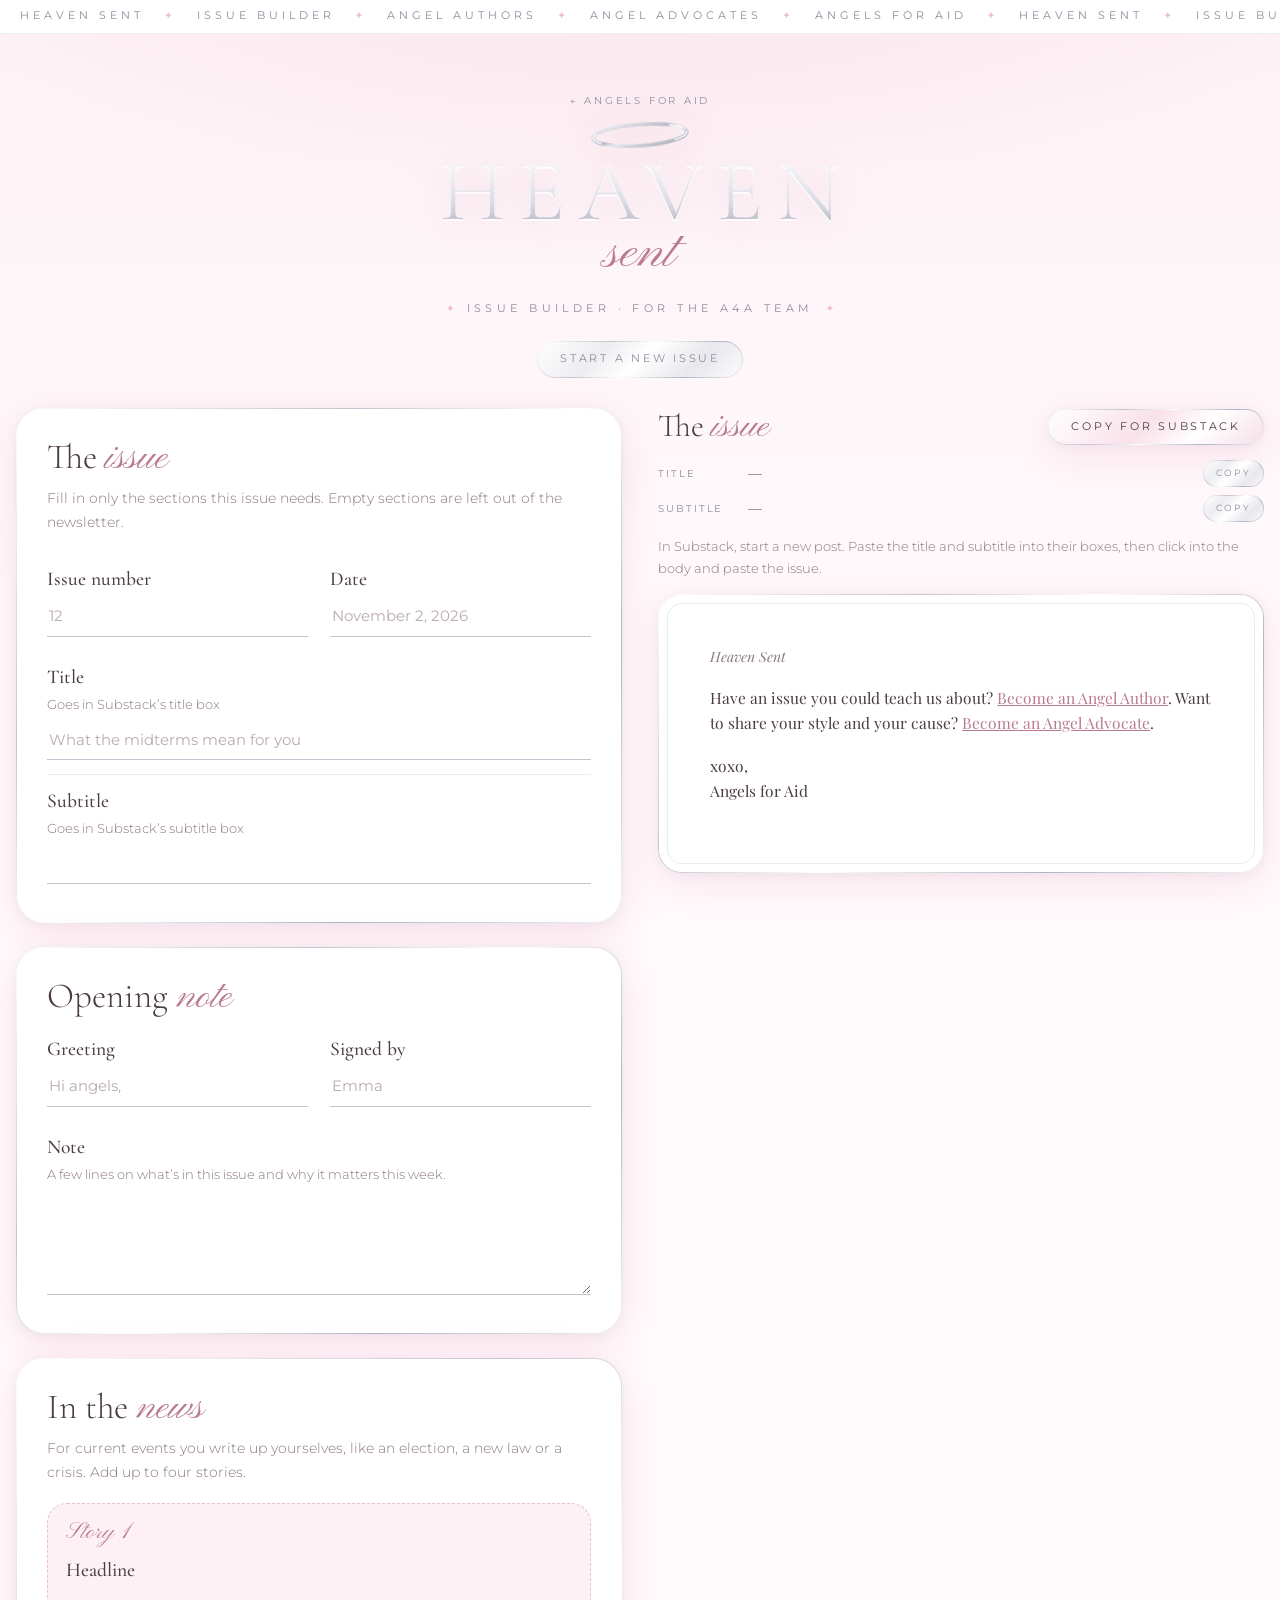
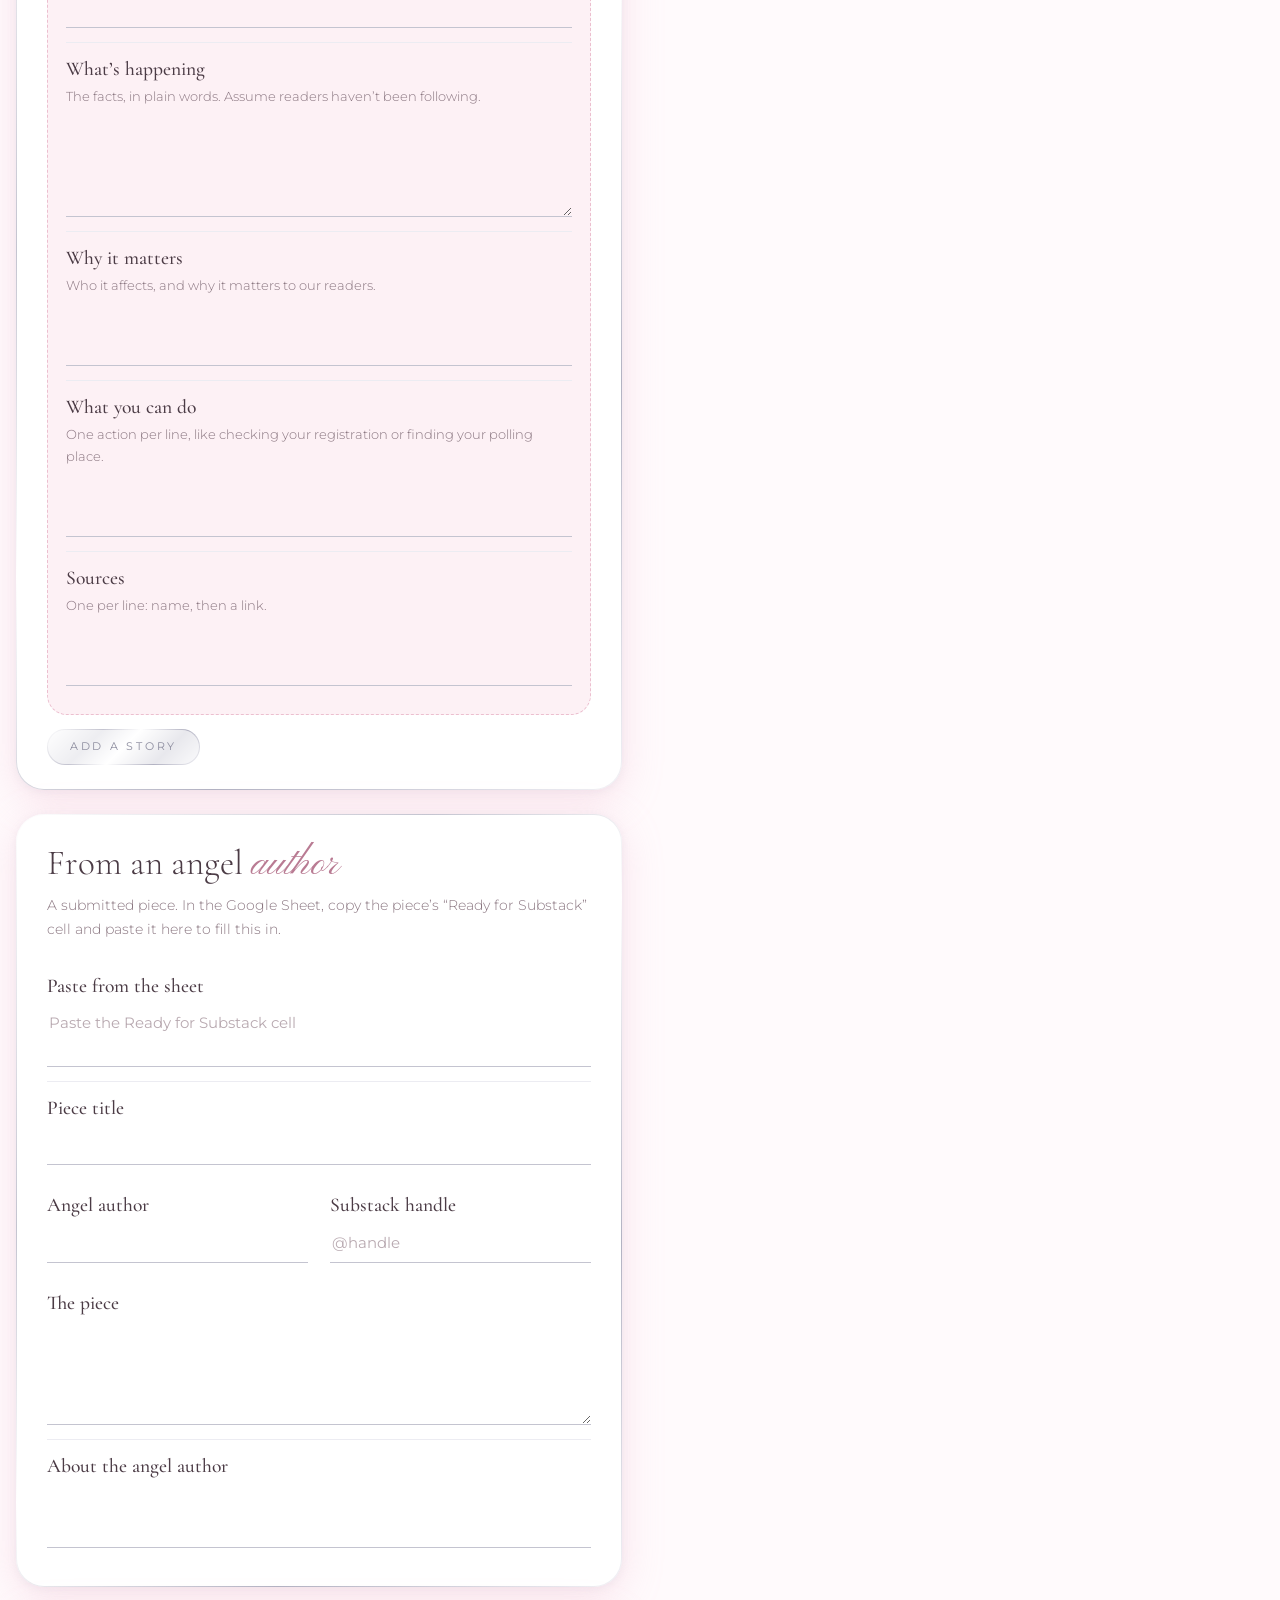
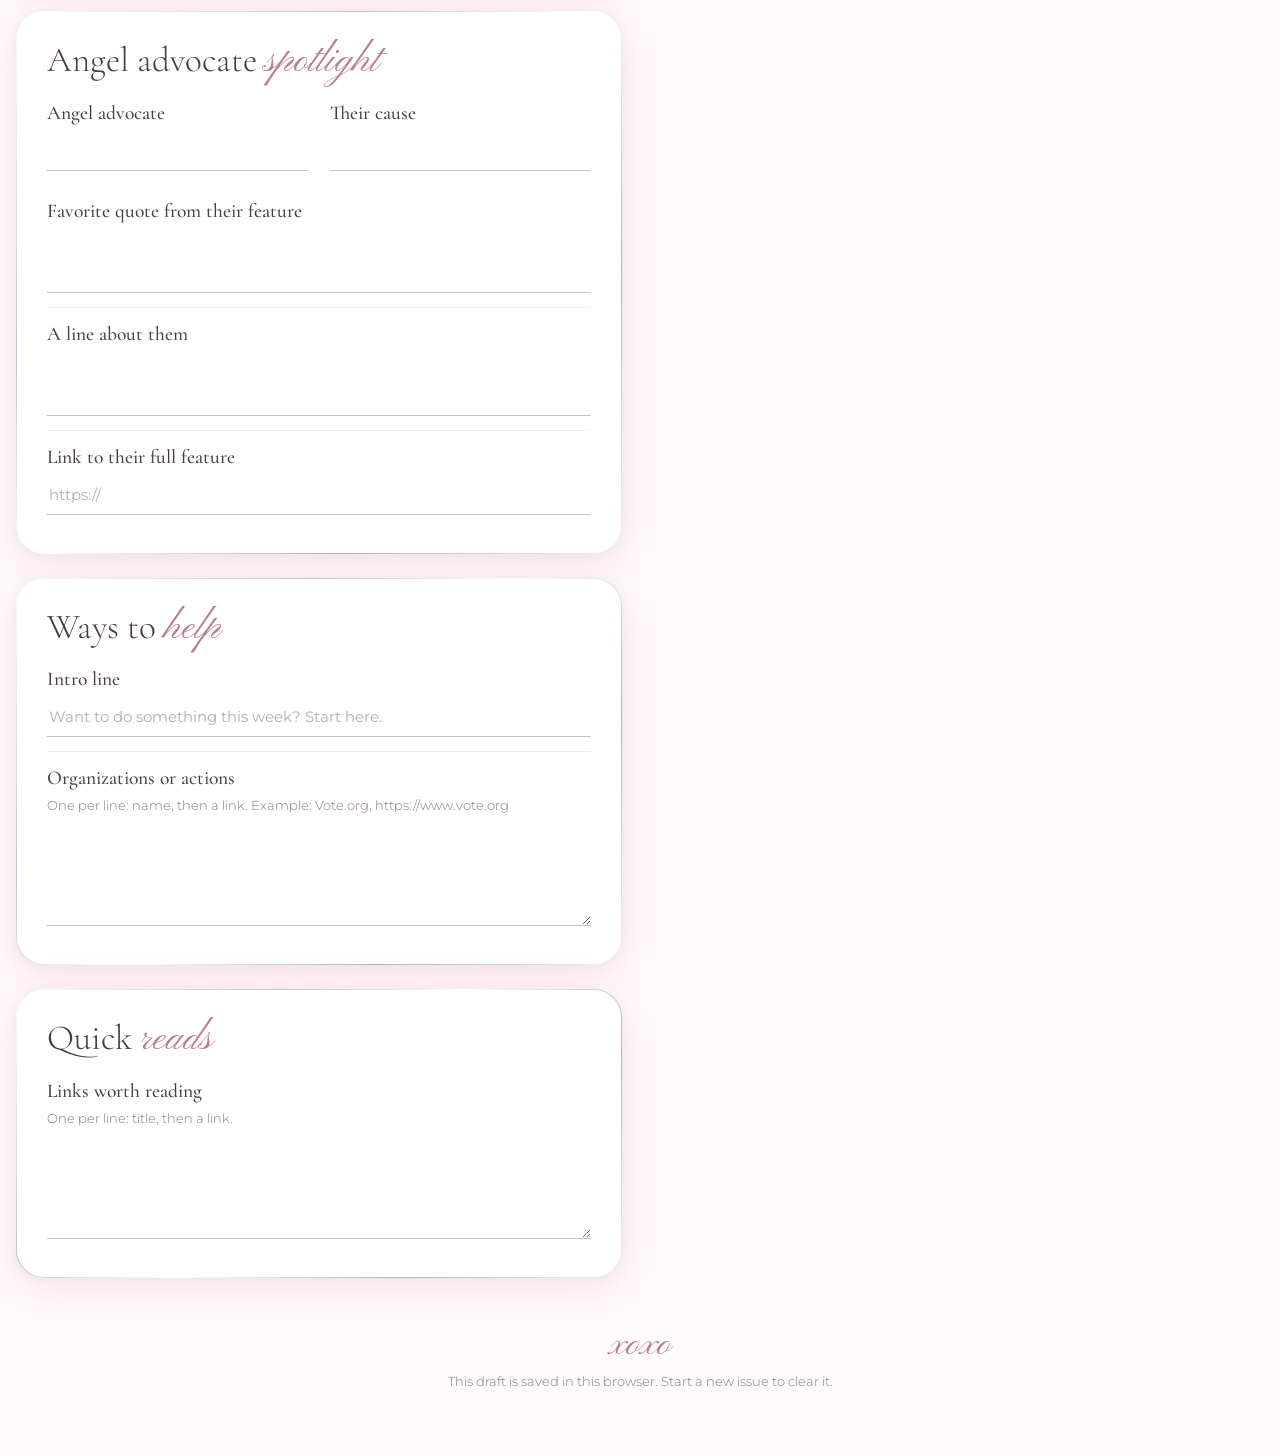
<file: heaven-sent.html>
<!doctype html>
<html lang="en">
<head>
<meta charset="utf-8">
<meta name="viewport" content="width=device-width, initial-scale=1, viewport-fit=cover">
<title>Heaven Sent issue builder · Angels for Aid</title>
<meta name="robots" content="noindex">
<link rel="icon" href="data:image/svg+xml,<svg xmlns='http://www.w3.org/2000/svg' viewBox='0 0 100 100'><text y='.9em' font-size='90'>🪽</text></svg>">
<link rel="preconnect" href="https://fonts.googleapis.com">
<link rel="preconnect" href="https://fonts.gstatic.com" crossorigin>
<link rel="stylesheet" href="https://fonts.googleapis.com/css2?family=Cormorant+Garamond:ital,wght@0,300;0,400;0,500;1,300;1,400&family=Montserrat:wght@300;400;500&family=Pinyon+Script&family=Playfair+Display:wght@400;600;700&display=swap">
<style>
/* Layout: questions in silver-rimmed pearl cards on the left, the finished blog post on a sheet on the right (stacked with a toggle on phones).
   Palette and type follow the Angels for Aid site: pearl, blush, rose, metallic silver; Cormorant + Pinyon Script + Montserrat.
   The brand is a single light look, so this page commits to it in every viewer theme. */
:root {
  color-scheme: light;
  --white: #ffffff;
  --pearl: #fffafc;
  --blush: #fdf1f5;
  --petal: #f9e1ea;
  --rose: #ecbfcf;
  --rose-deep: #b97b93;
  --silver-light: #ececf2;
  --silver: #c4c4d0;
  --silver-dark: #8c8c9e;
  --ink: #4b3b45;
  --muted: #8a7680;
  --metal: linear-gradient(180deg, #ffffff 0%, #dcdce6 28%, #9d9db0 50%, #eeeef4 62%, #b4b4c4 82%, #e6e6ee 100%);
  --silver-border: linear-gradient(135deg, #ffffff, #c4c4d0 30%, #ffffff 50%, #b2b2c2 75%, #f2f2f6);
  --glow: 0 10px 40px rgba(233, 170, 195, .28), 0 2px 8px rgba(160, 160, 180, .12);

  --display: "Cormorant Garamond", "Cormorant", "Didot", Georgia, serif;
  --script: "Pinyon Script", "Snell Roundhand", "Apple Chancery", cursive;
  --sans: "Montserrat", "Helvetica Neue", system-ui, sans-serif;
  --f-post: "Playfair Display", Georgia, "Times New Roman", serif;
}

* { box-sizing: border-box; }
html, body { margin: 0; }
img { max-width: 100%; }
[hidden] { display: none !important; }
body {
  background:
    radial-gradient(70rem 30rem at 50% -8rem, var(--petal), transparent 70%),
    linear-gradient(180deg, var(--blush), var(--pearl) 40rem) var(--pearl);
  color: var(--ink);
  font: 300 15px/1.7 var(--sans);
  overflow-x: hidden;
  -webkit-font-smoothing: antialiased;
  padding-left: max(16px, env(safe-area-inset-left, 0px));
  padding-right: max(16px, env(safe-area-inset-right, 0px));
  padding-block: 0 64px;
}
::selection { background: var(--petal); color: var(--ink); }
button, input, textarea, select { font: inherit; color: inherit; }
:focus-visible { outline: 2px solid var(--rose); outline-offset: 2px; }
.rim { border: 1px solid transparent; background: linear-gradient(var(--white), var(--white)) padding-box, var(--silver-border) border-box; }

/* ---------- ticker + masthead ---------- */
.hp { position: absolute; left: -9999px; width: 1px; height: 1px; overflow: hidden; }
.home-link { display: inline-block; margin-bottom: 44px; font: 400 .62rem/1 var(--sans); letter-spacing: .28em; text-transform: uppercase; color: var(--silver-dark); text-decoration: none; }
.home-link:hover { color: var(--rose-deep); }
.ticker { margin-left: calc(-1 * max(16px, env(safe-area-inset-left, 0px))); margin-right: calc(-1 * max(16px, env(safe-area-inset-right, 0px))); overflow: hidden; white-space: nowrap; background: var(--white); border-bottom: 1px solid var(--silver-light); color: var(--silver-dark); font: 400 10.5px/1 var(--sans); letter-spacing: .38em; text-transform: uppercase; }
.ticker-track { display: inline-flex; animation: ticker 60s linear infinite; }
.ticker span { padding: 11px 20px; }
.ticker .star { color: var(--rose); padding-inline: 0; }
@keyframes ticker { to { transform: translateX(-50%); } }

.masthead { max-width: 1280px; margin: 0 auto; padding-block: 52px 30px; text-align: center; position: relative; }
.mh { position: relative; display: inline-block; line-height: 1; margin: 0; font-weight: 300; }
.mh-halo { position: absolute; left: 50%; top: -30px; width: 108px; height: 32px; transform: translateX(-50%) rotate(-4deg); filter: drop-shadow(0 0 8px #fff) drop-shadow(0 0 14px rgba(236,191,207,.8)); animation: bob 4.5s ease-in-out infinite; }
@keyframes bob { 50% { transform: translateX(-50%) rotate(-1deg) translateY(-6px); } }
.mh-word { display: block; font: 300 clamp(2.8rem, 9vw, 5.4rem)/1 var(--display); letter-spacing: .16em; padding-left: .16em; text-transform: uppercase; background: var(--metal); background-size: 100% 220%; -webkit-background-clip: text; background-clip: text; color: transparent; animation: sheen 6s ease-in-out infinite; filter: drop-shadow(0 2px 0 rgba(255,255,255,.9)) drop-shadow(0 6px 18px rgba(201,140,165,.35)); }
@keyframes sheen { 50% { background-position: 0 100%; } }
.mh-script { display: block; font: 400 clamp(2rem, 5.5vw, 3.4rem)/1 var(--script); color: var(--rose-deep); margin-top: -.18em; text-shadow: 0 0 20px #fff; }
.label { font: 400 .66rem/1.4 var(--sans); letter-spacing: .42em; text-transform: uppercase; color: var(--silver-dark); margin: 22px 0 0; }
.label::before, .label::after { content: "✦"; color: var(--rose); letter-spacing: 0; margin: 0 12px; }
.head-actions { display: flex; gap: 10px; flex-wrap: wrap; justify-content: center; margin-top: 24px; }

.btn { border: 1px solid transparent; background: linear-gradient(rgba(255,255,255,.7), rgba(255,255,255,.7)) padding-box, var(--silver-border) border-box; color: var(--silver-dark); border-radius: 999px; padding: 12px 22px; font: 400 .66rem/1 var(--sans); letter-spacing: .26em; text-transform: uppercase; cursor: pointer; transition: transform .25s, box-shadow .25s, color .2s; }
.btn:hover { transform: translateY(-1px); color: var(--rose-deep); box-shadow: 0 10px 26px rgba(233,170,195,.4); }
.btn.primary { color: var(--ink); background: linear-gradient(135deg, #fff 0%, var(--petal) 45%, #fff 70%, var(--rose) 130%) padding-box, var(--silver-border) border-box; box-shadow: var(--glow); }
.btn.danger-armed { color: var(--rose-deep); background: linear-gradient(var(--petal), var(--petal)) padding-box, var(--silver-border) border-box; }

.banner { max-width: 1280px; margin: 0 auto 24px; padding: 14px 22px; border-radius: 999px; background: linear-gradient(rgba(255,255,255,.85), rgba(255,255,255,.85)) padding-box, var(--silver-border) border-box; border: 1px solid transparent; box-shadow: var(--glow); font-size: .88rem; display: flex; flex-wrap: wrap; gap: 8px 16px; align-items: center; justify-content: space-between; }
.banner strong { font: 400 1.5rem/1 var(--script); color: var(--rose-deep); margin-right: 4px; }

/* ---------- mobile toggle ---------- */
.viewtoggle { display: none; position: sticky; top: env(safe-area-inset-top, 0px); z-index: 5; margin: 0 auto 18px; max-width: 420px; border-radius: 999px; padding: 4px; box-shadow: var(--glow); }
.viewtoggle button { flex: 1; border: 0; background: transparent; padding: 10px 0; border-radius: 999px; font: 400 .66rem/1 var(--sans); letter-spacing: .26em; text-transform: uppercase; color: var(--silver-dark); cursor: pointer; }
.viewtoggle button[aria-pressed="true"] { background: linear-gradient(135deg, #fff, var(--petal) 50%, var(--rose)); color: var(--ink); }

/* ---------- layout ---------- */
.layout { max-width: 1280px; margin: 0 auto; display: grid; grid-template-columns: minmax(0, 1fr) minmax(0, 1fr); gap: 36px; align-items: start; }
.form-col { display: grid; gap: 24px; min-width: 0; }
.preview-col { position: sticky; top: 20px; min-width: 0; display: grid; gap: 14px; }

/* ---------- form cards ---------- */
.card { border-radius: 28px; padding: 30px 30px 24px; box-shadow: var(--glow); }
.card-head { display: flex; flex-wrap: wrap; gap: 8px 12px; align-items: baseline; justify-content: space-between; margin-bottom: 4px; }
.card h2 { font: 300 2.2rem/1.05 var(--display); margin: 0; text-wrap: balance; }
.card h2 em { font: 400 1.15em/1 var(--script); font-style: normal; color: var(--rose-deep); }
.card .hint { color: var(--muted); font-size: .88rem; margin: 8px 0 18px; max-width: 60ch; }
.team-card { background: linear-gradient(var(--blush), var(--blush)) padding-box, var(--silver-border) border-box; }
.eyebrow { font: 400 .62rem/1 var(--sans); letter-spacing: .38em; text-transform: uppercase; color: var(--rose-deep); }
.eyebrow::before { content: "✦"; color: var(--rose); letter-spacing: 0; margin-right: 10px; }

.chip { font: 400 .62rem/1 var(--sans); letter-spacing: .2em; text-transform: uppercase; padding: 7px 12px; border-radius: 999px; border: 1px solid var(--silver-light); color: var(--silver-dark); background: var(--white); white-space: nowrap; font-variant-numeric: tabular-nums; }
.chip.done { border-color: transparent; background: var(--petal); color: var(--rose-deep); }

.field { display: grid; gap: 4px; padding-block: 14px; }
.field + .field { border-top: 1px solid var(--silver-light); }
.field label, .field .label-t { font: 500 1.22rem/1.3 var(--display); color: var(--ink); }
.field .sub { font-size: .8rem; color: var(--muted); }
.field input[type=text], .field textarea, .field select {
  width: 100%; border: 0; border-bottom: 1px solid var(--silver); background: transparent;
  padding: 8px 2px; border-radius: 0; resize: none; line-height: 1.55; font-weight: 400; transition: border-color .15s;
}
.field ::placeholder { color: #b9aab1; }
.field select { border: 1px solid var(--silver-light); border-radius: 14px; padding: 9px 12px; background: var(--white); }
.field textarea { min-height: 2.6em; overflow: hidden; }
.field input[type=text]:focus, .field textarea:focus { outline: none; border-bottom: 2px solid var(--rose); padding-bottom: 7px; }
.field.answered > label::after { content: "✦"; color: var(--rose); font-size: .7em; margin-left: 8px; vertical-align: middle; }
.row2 { display: grid; grid-template-columns: 1fr 1fr; gap: 0 22px; }
.row2 .field + .field { border-top: 0; }

/* photos */
.drop { display: block; border: 1.5px dashed var(--rose); border-radius: 22px; padding: 26px; text-align: center; color: var(--muted); cursor: pointer; background: var(--blush); transition: background .15s; }
.drop:hover, .drop.over { background: var(--petal); }
.drop strong { display: block; font: 400 1.9rem/1.1 var(--script); color: var(--rose-deep); font-weight: 400; }
.thumbs { display: grid; grid-template-columns: repeat(auto-fill, minmax(100px, 1fr)); gap: 12px; margin-top: 16px; }
.thumb { position: relative; aspect-ratio: 4/5; max-width: 100%; padding: 4px; border-radius: 80px 80px 14px 14px; background: var(--silver-border); box-shadow: var(--glow); }
.thumb img { width: 100%; height: 100%; object-fit: cover; display: block; border-radius: 76px 76px 10px 10px; }
.thumb .tag { position: absolute; left: 50%; bottom: 40px; transform: translateX(-50%); font: 400 .56rem/1 var(--sans); letter-spacing: .24em; text-transform: uppercase; background: var(--white); color: var(--rose-deep); padding: 5px 9px; border-radius: 999px; }
.thumb .ctrls { position: absolute; inset: auto 8px 8px 8px; display: flex; gap: 4px; justify-content: space-between; }
.thumb .ctrls button { border: 0; background: var(--white); color: var(--ink); border-radius: 999px; width: 28px; height: 28px; cursor: pointer; font-size: .95rem; line-height: 1; }

/* ---------- preview ---------- */
.preview-bar { display: flex; flex-wrap: wrap; gap: 10px; align-items: center; justify-content: space-between; }
.preview-bar h2 { font: 300 2rem/1 var(--display); margin: 0; }
.preview-bar h2 em { font: 400 1.2em/1 var(--script); font-style: normal; color: var(--rose-deep); }
.copy-row { display: flex; flex-wrap: wrap; gap: 8px; }
.checklist { display: flex; flex-wrap: wrap; gap: 6px; margin: 0; padding: 0; list-style: none; }
.checklist li { font: 400 .6rem/1 var(--sans); letter-spacing: .18em; text-transform: uppercase; padding: 6px 11px; border-radius: 999px; border: 1px solid var(--silver-light); background: var(--white); color: var(--silver-dark); }
.checklist li.ok { border-color: transparent; background: var(--petal); color: var(--rose-deep); }
.checklist li.ok::before { content: "✦ "; }

.sheet { border-radius: 24px; box-shadow: var(--glow), inset 0 0 0 8px #fff, inset 0 0 0 9px var(--silver-light); padding: clamp(26px, 4vw, 52px); max-height: calc(100vh - 180px); overflow-y: auto; }

/* the post itself — matches the A4A blog style */
.post { font-family: var(--f-post); color: var(--ink); font-size: 15.5px; line-height: 1.6; max-width: 62ch; margin: 0 auto; }
.post h1 { font-size: clamp(1.45rem, 2.6vw, 1.9rem); line-height: 1.3; font-weight: 700; margin: 0 0 22px; text-wrap: balance; }
.post p { margin: 0 0 18px; }
.post .qa { margin: 0 0 20px; }
.post .qa h3 { font-size: 1em; font-weight: 700; margin: 0 0 2px; }
.post .qa p { margin: 0; }
.post h2 { font-size: 1.08em; font-weight: 700; margin: 34px 0 14px; }
.post h4 { font-size: 1em; font-weight: 700; margin: 0 0 6px; }
.post .explain { font-weight: 700; }
.post a { color: var(--rose-deep); }
.post .photos { display: grid; grid-template-columns: repeat(2, minmax(0,1fr)); gap: 10px; margin: 26px 0; }
.post .photos img { width: 100%; aspect-ratio: 4/5; object-fit: cover; border-radius: 4px; display: block; }
.post .cover { margin: 4px 0 26px; }
.post .cover img { width: 100%; max-height: 520px; object-fit: cover; border-radius: 4px; display: block; }
.post ul { padding-left: 1.2em; margin: 0 0 18px; }
.post .empty { color: var(--muted); font-style: italic; }

.toast { position: fixed; left: 50%; bottom: calc(24px + env(safe-area-inset-bottom, 0px)); transform: translate(-50%, 20px); opacity: 0; background: var(--white); color: var(--ink); border: 1px solid var(--rose); box-shadow: var(--glow); padding: 11px 22px; border-radius: 999px; font-size: .85rem; transition: opacity .2s, transform .2s; pointer-events: none; z-index: 20; max-width: calc(100% - 32px); text-align: center; }
.toast.show { opacity: 1; transform: translate(-50%, 0); }

.codebox { width: 100%; min-height: 160px; font: 12px/1.4 ui-monospace, Menlo, monospace; border: 1px solid var(--silver-light); border-radius: 14px; padding: 10px; background: var(--white); }

footer.note { max-width: 1280px; margin: 48px auto 0; text-align: center; display: grid; gap: 6px; justify-items: center; }
footer.note .xoxo { font: 400 2.4rem/1 var(--script); color: var(--rose-deep); }
footer.note p { margin: 0; color: var(--muted); font-size: .82rem; }
footer.note .addr { user-select: all; color: var(--ink); border-bottom: 1px solid var(--rose); letter-spacing: .08em; }


/* ---------- send + inbox ---------- */
.send-card { text-align: center; }
.send-card .card-head { justify-content: center; }
.send-card .hint { margin-inline: auto; }
.send-status { font-size: .85rem; color: var(--muted); margin: 14px auto 0; max-width: 52ch; }
.send-status.ok { color: var(--rose-deep); }
.btn:disabled { opacity: .5; cursor: default; transform: none; box-shadow: none; }
.btn .count { display: inline-block; min-width: 1.7em; margin-left: 8px; padding: 3px 6px; border-radius: 999px; background: var(--rose-deep); color: var(--white); letter-spacing: 0; font-variant-numeric: tabular-nums; }

.inbox { max-width: 1080px; margin: 0 auto; }
.inbox-head { display: flex; flex-wrap: wrap; gap: 12px 20px; align-items: end; justify-content: space-between; margin-bottom: 22px; }
.inbox-head h2 { font: 300 clamp(2.4rem, 5vw, 3.4rem)/1 var(--display); margin: 0; }
.inbox-head h2 em { font: 400 1.15em/1 var(--script); font-style: normal; color: var(--rose-deep); }
.filters { display: flex; gap: 6px; flex-wrap: wrap; }
.filters button { border: 1px solid var(--silver-light); background: var(--white); color: var(--silver-dark); border-radius: 999px; padding: 8px 14px; font: 400 .62rem/1 var(--sans); letter-spacing: .22em; text-transform: uppercase; cursor: pointer; }
.filters button[aria-pressed="true"] { background: var(--petal); border-color: transparent; color: var(--rose-deep); }
.subs { display: grid; grid-template-columns: repeat(auto-fill, minmax(min(100%, 300px), 1fr)); gap: 20px; }
.sub-card { border-radius: 26px; padding: 18px 20px 18px; box-shadow: var(--glow); display: grid; grid-template-columns: 64px minmax(0,1fr); gap: 6px 16px; align-items: start; }
.sub-pic { grid-row: span 2; width: 64px; height: 80px; border-radius: 40px 40px 10px 10px; object-fit: cover; background: radial-gradient(circle at 50% 30%, #fff, var(--petal) 70%); display: grid; place-items: center; font: 300 1.6rem/1 var(--display); color: var(--rose-deep); }
.sub-name { font: 400 1.6rem/1.1 var(--display); margin: 0; overflow-wrap: anywhere; }
.sub-meta { font-size: .8rem; color: var(--muted); margin: 2px 0 0; overflow-wrap: anywhere; }
.sub-stats { grid-column: 2; display: flex; flex-wrap: wrap; gap: 6px; align-items: center; }
.sub-actions { grid-column: 1 / -1; display: flex; flex-wrap: wrap; gap: 8px; margin-top: 10px; padding-top: 12px; border-top: 1px solid var(--silver-light); }
.sub-actions .btn { padding: 10px 14px; font-size: .58rem; }
.chip.new { background: var(--rose-deep); color: var(--white); border-color: transparent; }
.empty-inbox { text-align: center; padding: 56px 24px; border-radius: 28px; box-shadow: var(--glow); }
.empty-inbox .script { font: 400 2.6rem/1 var(--script); color: var(--rose-deep); margin: 0 0 8px; }
.empty-inbox p { margin: 0 auto; max-width: 46ch; color: var(--muted); }

@media (max-width: 900px) {
  .layout { grid-template-columns: minmax(0,1fr); }
  .viewtoggle { display: flex; }
  .preview-col { position: static; }
  .sheet { max-height: none; }
  .layout[data-view="form"] .preview-col { display: none; }
  .layout[data-view="post"] .form-col { display: none; }
}
@media (max-width: 520px) {
  .row2 { grid-template-columns: 1fr; }
  .row2 .field + .field { border-top: 1px solid var(--silver-light); }
  .card { padding: 24px 20px 18px; border-radius: 24px; }
  .masthead { padding-block: 44px 22px; }
  .mh-word { letter-spacing: .1em; padding-left: .1em; }
  .banner { border-radius: 24px; }
}
@media (prefers-reduced-motion: reduce) { *, *::before, *::after { animation: none !important; transition: none !important; } }
/* ---------- write page ---------- */
.write { max-width: 760px; margin: 0 auto; display: grid; gap: 24px; }
.field textarea.piece { min-height: 16em; overflow: auto; resize: vertical; font: 400 1.05rem/1.75 var(--f-post); }
.field .count { justify-self: end; font-size: .75rem; color: var(--silver-dark); font-variant-numeric: tabular-nums; }
.req { color: var(--rose-deep); margin-left: 4px; }
.checks { display: grid; gap: 12px; padding-block: 8px 4px; }
.check { display: flex; gap: 12px; align-items: flex-start; font-size: .9rem; cursor: pointer; }
.check input { margin-top: 4px; width: 18px; height: 18px; accent-color: var(--rose-deep); flex: none; }
.guide { margin: 0; padding-left: 1.1em; color: var(--muted); font-size: .88rem; display: grid; gap: 4px; }
.field select { width: 100%; }

/* ---------- issue builder ---------- */
.field textarea.long { min-height: 7em; overflow: auto; resize: vertical; }
.story { border: 1px dashed var(--rose); border-radius: 20px; padding: 6px 18px 14px; margin-top: 12px; background: var(--blush); }
.story-head { display: flex; justify-content: space-between; align-items: center; gap: 10px; padding-top: 10px; }
.story-head strong { font: 400 1.5rem/1 var(--script); color: var(--rose-deep); }
.mini { border: 0; background: transparent; color: var(--silver-dark); cursor: pointer; font: 400 .62rem/1 var(--sans); letter-spacing: .2em; text-transform: uppercase; padding: 8px; }
.mini:hover { color: var(--rose-deep); }
.add-row { margin-top: 14px; }
.copy-fields { display: grid; gap: 8px; }
.copy-field { display: grid; grid-template-columns: 80px minmax(0,1fr) auto; gap: 10px; align-items: center; font-size: .85rem; }
.copy-field span:first-child { font: 400 .6rem/1 var(--sans); letter-spacing: .2em; text-transform: uppercase; color: var(--silver-dark); }
.copy-field .val { overflow: hidden; text-overflow: ellipsis; white-space: nowrap; color: var(--ink); }
.copy-field .btn { padding: 8px 12px; font-size: .56rem; }
.post .issue-line { font-style: italic; color: var(--muted); font-size: .9em; }
.post hr { border: 0; border-top: 1px solid var(--silver-light); margin: 30px 0; }
.post h2.sec { font-size: .72em; letter-spacing: .3em; text-transform: uppercase; color: var(--rose-deep); font-weight: 600; margin: 0 0 12px; }
.post h3 { font-size: 1.25em; font-weight: 700; margin: 0 0 10px; line-height: 1.3; }
.post blockquote { margin: 0 0 14px; padding: 4px 0 4px 18px; border-left: 3px solid var(--rose); font-style: italic; font-size: 1.1em; }
.post blockquote p { margin: 0; }
.post .issue-title { font-size: clamp(1.5rem, 2.6vw, 2rem); font-weight: 700; line-height: 1.2; margin: 0 0 6px; }
.post .issue-sub { color: var(--muted); font-size: 1.05em; margin: 0 0 22px; }
.substack-note { font-size: .8rem; color: var(--muted); margin: 0; }
</style>
</head>
<body>
<svg width="0" height="0" style="position:absolute" aria-hidden="true">
  <defs>
    <linearGradient id="silver" x1="0" y1="0" x2="1" y2="1">
      <stop offset="0" stop-color="#f4f4f8"/><stop offset=".45" stop-color="#b9b9c8"/><stop offset=".55" stop-color="#e8e8ef"/><stop offset="1" stop-color="#a3a3b5"/>
    </linearGradient>
    <symbol id="halo" viewBox="0 0 100 30">
      <ellipse cx="50" cy="15" rx="44" ry="10" fill="none" stroke="url(#silver)" stroke-width="3.5"/>
      <ellipse cx="50" cy="15" rx="44" ry="10" fill="none" stroke="#fff" stroke-width="1.2" stroke-dasharray="14 70" stroke-linecap="round"/>
    </symbol>
  </defs>
</svg>

<div class="ticker" aria-hidden="true"><div class="ticker-track" id="ticker"></div></div>

<header class="masthead">
  <a class="home-link" href="./">← Angels for Aid</a><br>
  <h1 class="mh">
    <svg class="mh-halo"><use href="#halo"/></svg>
    <span class="mh-word">Heaven</span>
    <span class="mh-script">sent</span>
  </h1>
  <p class="label">Issue builder · for the A4A team</p>
  <div class="head-actions">
    <button class="btn" id="btn-clear" type="button">Start a new issue</button>
  </div>
</header>

<div class="viewtoggle rim" role="group" aria-label="View">
  <button type="button" id="v-form" aria-pressed="true">Sections</button>
  <button type="button" id="v-post" aria-pressed="false">Preview</button>
</div>

<main class="layout" id="layout" data-view="form">
  <form class="form-col" id="form" autocomplete="off">

    <section class="card rim">
      <div class="card-head"><h2>The <em>issue</em></h2></div>
      <p class="hint">Fill in only the sections this issue needs. Empty sections are left out of the newsletter.</p>
      <div class="row2">
        <div class="field"><label for="num">Issue number</label><input type="text" id="num" data-key="num" inputmode="numeric" placeholder="12"></div>
        <div class="field"><label for="date">Date</label><input type="text" id="date" data-key="date" placeholder="November 2, 2026"></div>
      </div>
      <div class="field"><label for="title">Title</label><span class="sub">Goes in Substack’s title box</span><input type="text" id="title" data-key="title" placeholder="What the midterms mean for you"></div>
      <div class="field"><label for="subtitle">Subtitle</label><span class="sub">Goes in Substack’s subtitle box</span><input type="text" id="subtitle" data-key="subtitle"></div>
    </section>

    <section class="card rim">
      <div class="card-head"><h2>Opening <em>note</em></h2></div>
      <div class="row2">
        <div class="field"><label for="greeting">Greeting</label><input type="text" id="greeting" data-key="greeting" placeholder="Hi angels,"></div>
        <div class="field"><label for="signer">Signed by</label><input type="text" id="signer" data-key="signer" placeholder="Emma"></div>
      </div>
      <div class="field"><label for="note">Note</label><span class="sub">A few lines on what’s in this issue and why it matters this week.</span><textarea class="long" id="note" data-key="note"></textarea></div>
    </section>

    <section class="card rim">
      <div class="card-head"><h2>In the <em>news</em></h2></div>
      <p class="hint">For current events you write up yourselves, like an election, a new law or a crisis. Add up to four stories.</p>
      <div id="stories"></div>
      <button class="btn add-row" type="button" id="add-story">Add a story</button>
    </section>

    <section class="card rim">
      <div class="card-head"><h2>From an angel <em>author</em></h2></div>
      <p class="hint">A submitted piece. In the Google Sheet, copy the piece’s “Ready for Substack” cell and paste it here to fill this in.</p>
      <div class="field"><label for="paste">Paste from the sheet</label><textarea id="paste" rows="2" placeholder="Paste the Ready for Substack cell"></textarea></div>
      <div class="field"><label for="pTitle">Piece title</label><input type="text" id="pTitle" data-key="pTitle"></div>
      <div class="row2">
        <div class="field"><label for="pAuthor">Angel author</label><input type="text" id="pAuthor" data-key="pAuthor"></div>
        <div class="field"><label for="pHandle">Substack handle</label><input type="text" id="pHandle" data-key="pHandle" placeholder="@handle"></div>
      </div>
      <div class="field"><label for="pBody">The piece</label><textarea class="long" id="pBody" data-key="pBody"></textarea></div>
      <div class="field"><label for="pBio">About the angel author</label><textarea id="pBio" data-key="pBio" rows="2"></textarea></div>
    </section>

    <section class="card rim">
      <div class="card-head"><h2>Angel advocate <em>spotlight</em></h2></div>
      <div class="row2">
        <div class="field"><label for="aName">Angel advocate</label><input type="text" id="aName" data-key="aName"></div>
        <div class="field"><label for="aCause">Their cause</label><input type="text" id="aCause" data-key="aCause"></div>
      </div>
      <div class="field"><label for="aQuote">Favorite quote from their feature</label><textarea id="aQuote" data-key="aQuote" rows="2"></textarea></div>
      <div class="field"><label for="aBlurb">A line about them</label><textarea id="aBlurb" data-key="aBlurb" rows="2"></textarea></div>
      <div class="field"><label for="aLink">Link to their full feature</label><input type="text" id="aLink" data-key="aLink" placeholder="https://"></div>
    </section>

    <section class="card rim">
      <div class="card-head"><h2>Ways to <em>help</em></h2></div>
      <div class="field"><label for="hIntro">Intro line</label><input type="text" id="hIntro" data-key="hIntro" placeholder="Want to do something this week? Start here."></div>
      <div class="field"><label for="hOrgs">Organizations or actions</label><span class="sub">One per line: name, then a link. Example: Vote.org, https://www.vote.org</span><textarea class="long" id="hOrgs" data-key="hOrgs"></textarea></div>
    </section>

    <section class="card rim">
      <div class="card-head"><h2>Quick <em>reads</em></h2></div>
      <div class="field"><label for="reads">Links worth reading</label><span class="sub">One per line: title, then a link.</span><textarea class="long" id="reads" data-key="reads"></textarea></div>
    </section>
  </form>

  <aside class="preview-col" aria-label="Newsletter preview">
    <div class="preview-bar">
      <h2>The <em>issue</em></h2>
      <div class="copy-row">
        <button class="btn primary" type="button" id="copy-body">Copy for Substack</button>
      </div>
    </div>
    <div class="copy-fields">
      <div class="copy-field"><span>Title</span><span class="val" id="v-title">—</span><button class="btn" type="button" data-copy="title">Copy</button></div>
      <div class="copy-field"><span>Subtitle</span><span class="val" id="v-subtitle">—</span><button class="btn" type="button" data-copy="subtitle">Copy</button></div>
    </div>
    <p class="substack-note">In Substack, start a new post. Paste the title and subtitle into their boxes, then click into the body and paste the issue.</p>
    <div class="sheet rim"><article class="post" id="post"></article></div>
  </aside>
</main>

<footer class="note"><span class="xoxo">xoxo</span><p>This draft is saved in this browser. Start a new issue to clear it.</p></footer>
<div class="toast" id="toast" role="status" aria-live="polite"></div>

<script>
const SITE = "https://angelsforaid.github.io";
const STORE = "a4a-heaven-sent-draft-v1";
const MAX_STORIES = 4;
const $ = s => document.querySelector(s);
let state = { stories: [{}] };

(function () {
  const w = ["Heaven Sent", "Issue builder", "Angel Authors", "Angel Advocates", "Angels for Aid"];
  const one = w.map(x => `<span>${x}</span><span class="star">✦</span>`).join("");
  $("#ticker").innerHTML = one + one + one + one;
})();

const esc = s => String(s).replace(/[&<>"]/g, c => ({ "&": "&amp;", "<": "&lt;", ">": "&gt;", '"': "&quot;" }[c]));
const v = (k, o = state) => (typeof o[k] === "string" ? o[k] : "").trim();
const lines = t => t.split(/\r?\n/).map(l => l.trim()).filter(Boolean);
const paras = t => lines(t).map(l => `<p>${linkify(l)}</p>`).join("");
const quote = s => { s = s.trim().replace(/^["“”']+|["“”']+$/g, "").trim(); return s ? "“" + s + "”" : ""; };
function linkify(t) { return esc(t).replace(/(https?:\/\/[^\s<]+)/g, u => `<a href="${u}">${u}</a>`); }
function links(text) {
  return lines(text).map(l => {
    const m = l.match(/(https?:\/\/\S+|www\.\S+)/i);
    const url = m ? (m[1].startsWith("http") ? m[1] : "https://" + m[1]) : "";
    const name = (m ? l.replace(m[1], "") : l).replace(/[\s,–—\-:|]+$/, "").trim() || url;
    return { name, url };
  });
}
const linkHtml = o => o.url ? `<a href="${esc(o.url)}">${esc(o.name)}</a>` : esc(o.name);
function autoGrow(t) { if (t.classList.contains("long")) return; t.style.height = "auto"; t.style.height = t.scrollHeight + 2 + "px"; }
let toastTimer;
function toast(m) { const t = $("#toast"); t.textContent = m; t.classList.add("show"); clearTimeout(toastTimer); toastTimer = setTimeout(() => t.classList.remove("show"), 2600); }
function save() { try { localStorage.setItem(STORE, JSON.stringify(state)); } catch (_) {} }
const possessive = n => n + (/s$/i.test(n) ? "’" : "’s");

/* ---------- news stories ---------- */
function renderStories() {
  const box = $("#stories"); box.innerHTML = "";
  state.stories.forEach((s, i) => {
    const d = document.createElement("div"); d.className = "story";
    d.innerHTML = `<div class="story-head"><strong>Story ${i + 1}</strong>${state.stories.length > 1 ? '<button type="button" class="mini" data-del>Remove</button>' : ""}</div>
      <div class="field"><label for="s${i}-h">Headline</label><input type="text" id="s${i}-h" data-s="h"></div>
      <div class="field"><label for="s${i}-what">What’s happening</label><span class="sub">The facts, in plain words. Assume readers haven’t been following.</span><textarea class="long" id="s${i}-what" data-s="what"></textarea></div>
      <div class="field"><label for="s${i}-why">Why it matters</label><span class="sub">Who it affects, and why it matters to our readers.</span><textarea id="s${i}-why" data-s="why" rows="2"></textarea></div>
      <div class="field"><label for="s${i}-act">What you can do</label><span class="sub">One action per line, like checking your registration or finding your polling place.</span><textarea id="s${i}-act" data-s="act" rows="2"></textarea></div>
      <div class="field"><label for="s${i}-src">Sources</label><span class="sub">One per line: name, then a link.</span><textarea id="s${i}-src" data-s="src" rows="2"></textarea></div>`;
    d.querySelectorAll("[data-s]").forEach(el => {
      el.value = s[el.dataset.s] || "";
      el.addEventListener("input", () => { s[el.dataset.s] = el.value; if (el.tagName === "TEXTAREA") autoGrow(el); render(); save(); });
    });
    const del = d.querySelector("[data-del]");
    if (del) del.onclick = () => { state.stories.splice(i, 1); renderStories(); render(); save(); };
    box.appendChild(d);
    d.querySelectorAll("textarea").forEach(autoGrow);
  });
  $("#add-story").hidden = state.stories.length >= MAX_STORIES;
}
$("#add-story").addEventListener("click", () => { state.stories.push({}); renderStories(); save(); $(`#s${state.stories.length - 1}-h`).focus(); });

/* ---------- the newsletter ---------- */
function build() {
  const sec = [];
  const meta = ["Heaven Sent", v("num") ? "Issue " + v("num").replace(/^#/, "") : "", v("date")].filter(Boolean).join(" · ");
  const top = `<p class="issue-line"><em>${esc(meta)}</em></p>`;

  if (v("note")) sec.push(`<p>${esc(v("greeting") || "Hi angels,")}</p>${paras(v("note"))}${v("signer") ? `<p>xoxo, ${esc(v("signer"))}</p>` : ""}`);

  const stories = state.stories.filter(s => v("h", s) || v("what", s));
  if (stories.length) sec.push(`<h2 class="sec">In the news</h2>` + stories.map(s => {
    let h = v("h", s) ? `<h3>${esc(v("h", s))}</h3>` : "";
    if (v("what", s)) h += `<p><strong>What’s happening</strong></p>${paras(v("what", s))}`;
    if (v("why", s)) h += `<p><strong>Why it matters</strong></p>${paras(v("why", s))}`;
    const acts = lines(v("act", s));
    if (acts.length) h += `<p><strong>What you can do</strong></p><ul>${acts.map(a => `<li>${linkify(a)}</li>`).join("")}</ul>`;
    const src = links(v("src", s));
    if (src.length) h += `<p><em>Sources: ${src.map(linkHtml).join(", ")}</em></p>`;
    return h;
  }).join("<p><br></p>"));

  if (v("pTitle") || v("pBody")) {
    let h = `<h2 class="sec">From an angel author</h2>`;
    if (v("pTitle")) h += `<h3>${esc(v("pTitle"))}</h3>`;
    if (v("pAuthor")) h += `<p><em>By ${esc(v("pAuthor"))}${v("pHandle") ? " (" + esc(v("pHandle")) + ")" : ""}</em></p>`;
    h += paras(v("pBody"));
    if (v("pBio")) h += `<p><em>About the angel author: ${esc(v("pBio"))}</em></p>`;
    sec.push(h);
  }

  if (v("aName") || v("aQuote")) {
    let h = `<h2 class="sec">Angel advocate spotlight</h2>`;
    if (v("aQuote")) h += `<blockquote><p>${esc(quote(v("aQuote")))}</p></blockquote>`;
    const who = [v("aName") ? `<strong>${esc(v("aName"))}</strong>` : "", esc(v("aCause"))].filter(Boolean).join(" · ");
    if (who || v("aBlurb")) h += `<p>${who}${who && v("aBlurb") ? ". " : ""}${esc(v("aBlurb"))}</p>`;
    const first = v("aName").split(/\s+/)[0];
    if (v("aLink")) h += `<p><a href="${esc(v("aLink"))}">Read ${first ? esc(possessive(first)) : "the"} full feature →</a></p>`;
    sec.push(h);
  }

  const orgs = links(v("hOrgs"));
  if (orgs.length || v("hIntro")) sec.push(`<h2 class="sec">Ways to help</h2>${v("hIntro") ? `<p>${esc(v("hIntro"))}</p>` : ""}${orgs.length ? `<ul>${orgs.map(o => `<li>${linkHtml(o)}</li>`).join("")}</ul>` : ""}`);

  const reads = links(v("reads"));
  if (reads.length) sec.push(`<h2 class="sec">Quick reads</h2><ul>${reads.map(o => `<li>${linkHtml(o)}</li>`).join("")}</ul>`);

  sec.push(`<p>Have an issue you could teach us about? <a href="${SITE}/write.html">Become an Angel Author</a>. Want to share your style and your cause? <a href="${SITE}/spotted.html">Become an Angel Advocate</a>.</p><p>xoxo,<br>Angels for Aid</p>`);
  return top + sec.join("<hr>");
}

function render() {
  $("#v-title").textContent = v("title") || "—";
  $("#v-subtitle").textContent = v("subtitle") || "—";
  $("#post").innerHTML = (v("title") ? `<p class="issue-title">${esc(v("title"))}</p>` : "") + (v("subtitle") ? `<p class="issue-sub">${esc(v("subtitle"))}</p>` : "") + build();
}

/* ---------- inputs ---------- */
$("#form").addEventListener("input", e => {
  const el = e.target, k = el.dataset && el.dataset.key; if (!k) return;
  state[k] = el.value; if (el.tagName === "TEXTAREA") autoGrow(el); render(); save();
});
$("#form").addEventListener("submit", e => e.preventDefault());

// Paste the sheet's "Ready for Substack" cell: title, subtitle, "By name (@handle)", the piece, then the bio.
$("#paste").addEventListener("input", e => {
  const raw = e.target.value.replace(/\r/g, "").split("\n");
  if (raw.filter(l => l.trim()).length < 2) return;
  const by = raw.findIndex(l => /^By\s+/.test(l.trim()));
  const head = (by > -1 ? raw.slice(0, by) : raw.slice(0, 1)).map(l => l.trim()).filter(Boolean);
  const rest = by > -1 ? raw.slice(by + 1) : raw.slice(1);
  const bioAt = rest.findIndex(l => /^About the (angel author|writer):/i.test(l.trim()));
  const imgAt = rest.findIndex(l => /^Images:/i.test(l.trim()));
  const end = [bioAt, imgAt].filter(i => i > -1).reduce((a, b) => Math.min(a, b), rest.length);
  state.pTitle = head[0] || "";
  state.pAuthor = ""; state.pHandle = "";
  if (by > -1) {
    const m = raw[by].trim().replace(/^By\s+/, "").match(/^(.*?)(?:\s*\(([^)]+)\))?$/);
    state.pAuthor = (m && m[1]) || ""; state.pHandle = (m && m[2]) || "";
  }
  state.pBody = rest.slice(0, end).join("\n").trim();
  state.pBio = bioAt > -1 ? rest[bioAt].trim().replace(/^About the (angel author|writer):\s*/i, "") : "";
  ["pTitle", "pAuthor", "pHandle", "pBody", "pBio"].forEach(k => { const el = $("#" + k); el.value = state[k]; autoGrow(el); });
  e.target.value = ""; render(); save(); toast("Piece filled in.");
});

/* ---------- copy ---------- */
function plain(html) {
  const d = document.createElement("div");
  d.innerHTML = html.replace(/<\/(p|h2|h3|li|blockquote)>/g, "$&\n").replace(/<hr>/g, "\n———\n").replace(/<br>/g, "\n");
  return d.textContent.replace(/\n{3,}/g, "\n\n").trim();
}
$("#copy-body").addEventListener("click", () => {
  const html = build(), text = plain(html);
  const fallback = () => {
    const r = document.createRange(); r.selectNodeContents($("#post")); const s = getSelection(); s.removeAllRanges(); s.addRange(r);
    let ok = false; try { ok = document.execCommand("copy"); } catch (_) {}
    toast(ok ? "Copied. Paste it into the Substack post body." : "Selected. Press Ctrl+C (or ⌘C) to copy.");
  };
  try {
    if (window.ClipboardItem && navigator.clipboard && navigator.clipboard.write) {
      navigator.clipboard.write([new ClipboardItem({ "text/html": new Blob([html], { type: "text/html" }), "text/plain": new Blob([text], { type: "text/plain" }) })])
        .then(() => toast("Copied. Paste it into the Substack post body."), fallback);
    } else fallback();
  } catch (_) { fallback(); }
});
document.querySelectorAll("[data-copy]").forEach(b => b.addEventListener("click", () => {
  const t = v(b.dataset.copy); if (!t) { toast("Add a " + b.dataset.copy + " first."); return; }
  try { navigator.clipboard.writeText(t).then(() => toast("Copied the " + b.dataset.copy + "."), () => toast("Couldn’t copy. Select it in the form instead.")); }
  catch (_) { toast("Couldn’t copy. Select it in the form instead."); }
}));

/* ---------- new issue ---------- */
let armed = false;
$("#btn-clear").addEventListener("click", e => {
  const b = e.currentTarget;
  if (!armed) {
    armed = true; b.textContent = "Tap again to clear"; b.classList.add("danger-armed");
    setTimeout(() => { if (armed) { armed = false; b.textContent = "Start a new issue"; b.classList.remove("danger-armed"); } }, 3500);
    return;
  }
  armed = false; b.textContent = "Start a new issue"; b.classList.remove("danger-armed");
  const n = (state.num || "").trim().replace(/^#/, "");
  state = { stories: [{}], greeting: state.greeting || "", signer: state.signer || "", num: /^\d+$/.test(n) ? String(+n + 1) : "" };
  load(); save(); window.scrollTo({ top: 0 }); toast("New issue started. Your greeting, signature and issue number carry over.");
});

/* ---------- phone view toggle ---------- */
function setView(x) { $("#layout").dataset.view = x; $("#v-form").setAttribute("aria-pressed", x === "form"); $("#v-post").setAttribute("aria-pressed", x === "post"); window.scrollTo({ top: 0 }); }
$("#v-form").onclick = () => setView("form");
$("#v-post").onclick = () => setView("post");

/* ---------- start ---------- */
function load() {
  if (!Array.isArray(state.stories) || !state.stories.length) state.stories = [{}];
  document.querySelectorAll("[data-key]").forEach(el => { el.value = state[el.dataset.key] || ""; if (el.tagName === "TEXTAREA") autoGrow(el); });
  renderStories(); render();
}
try { const s = JSON.parse(localStorage.getItem(STORE) || "null"); if (s && typeof s === "object") state = s; } catch (_) {}
load();
</script>
</body>
</html>
</file>
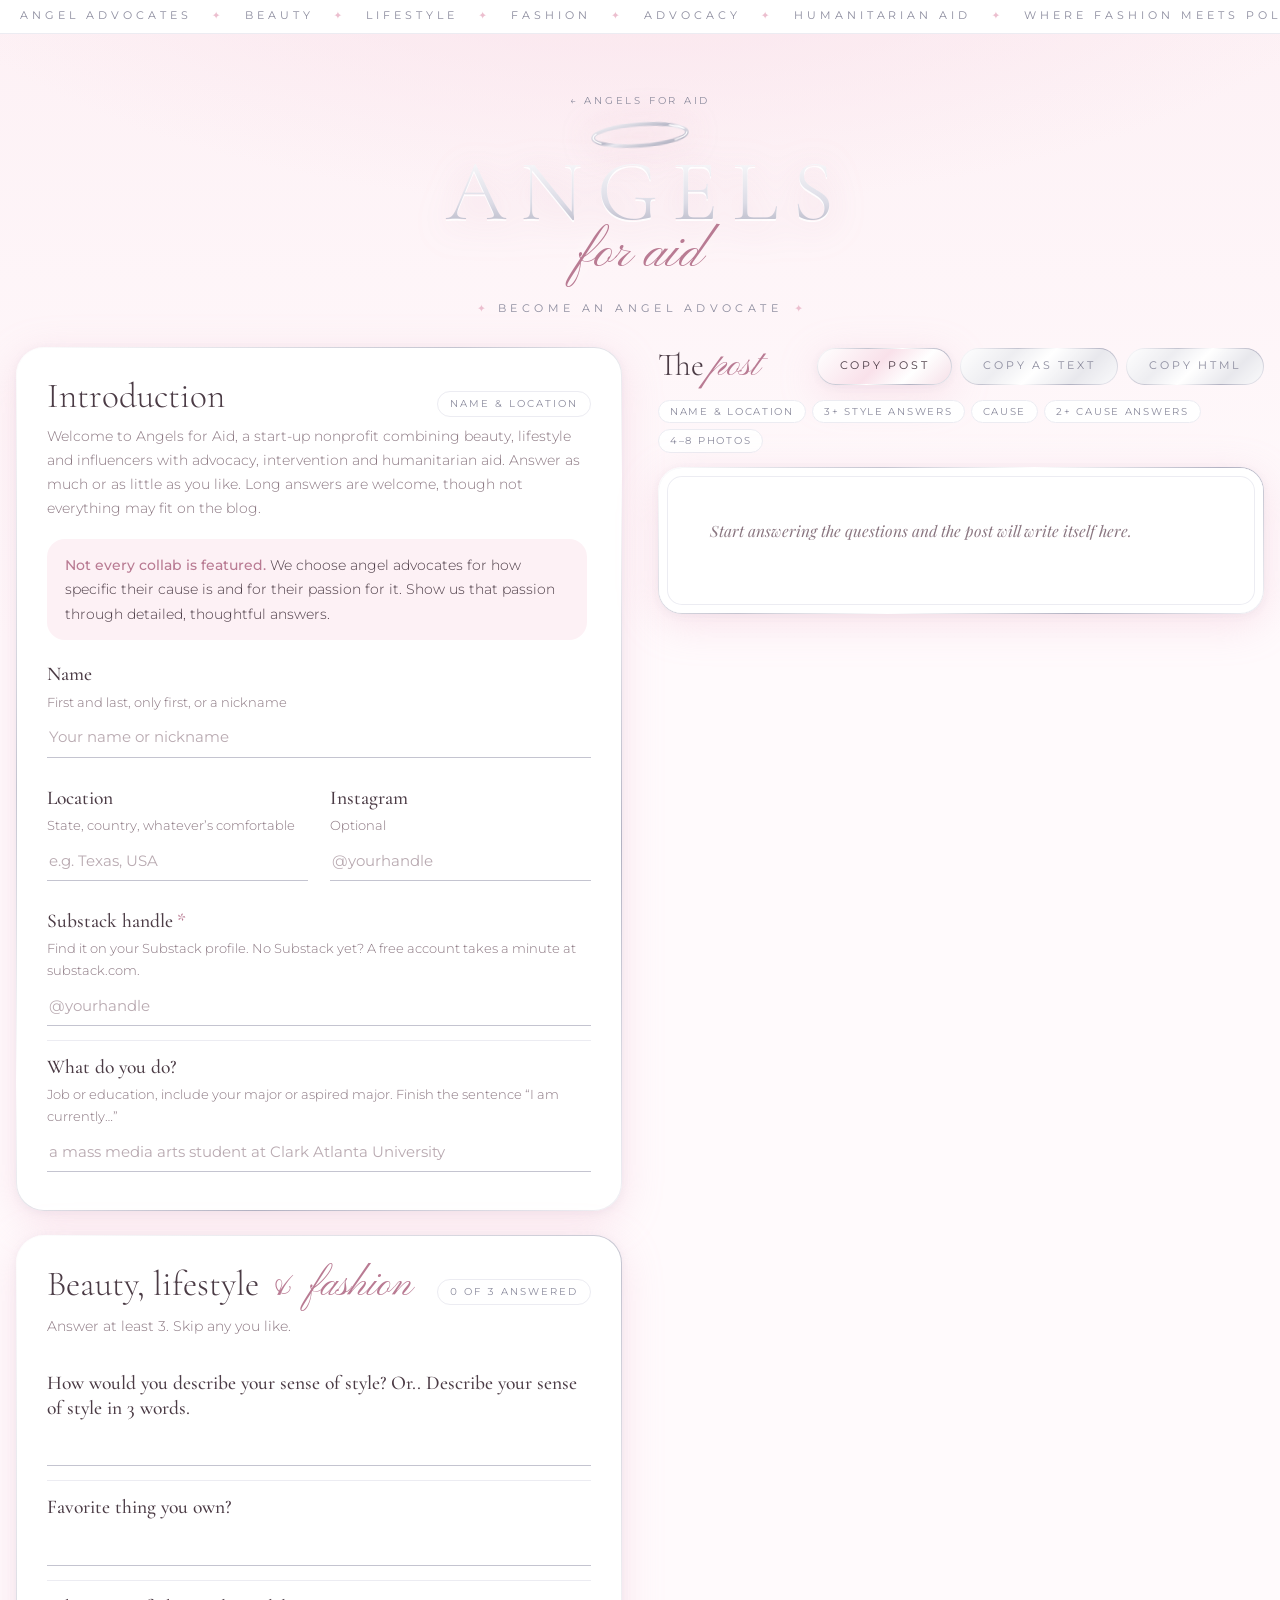
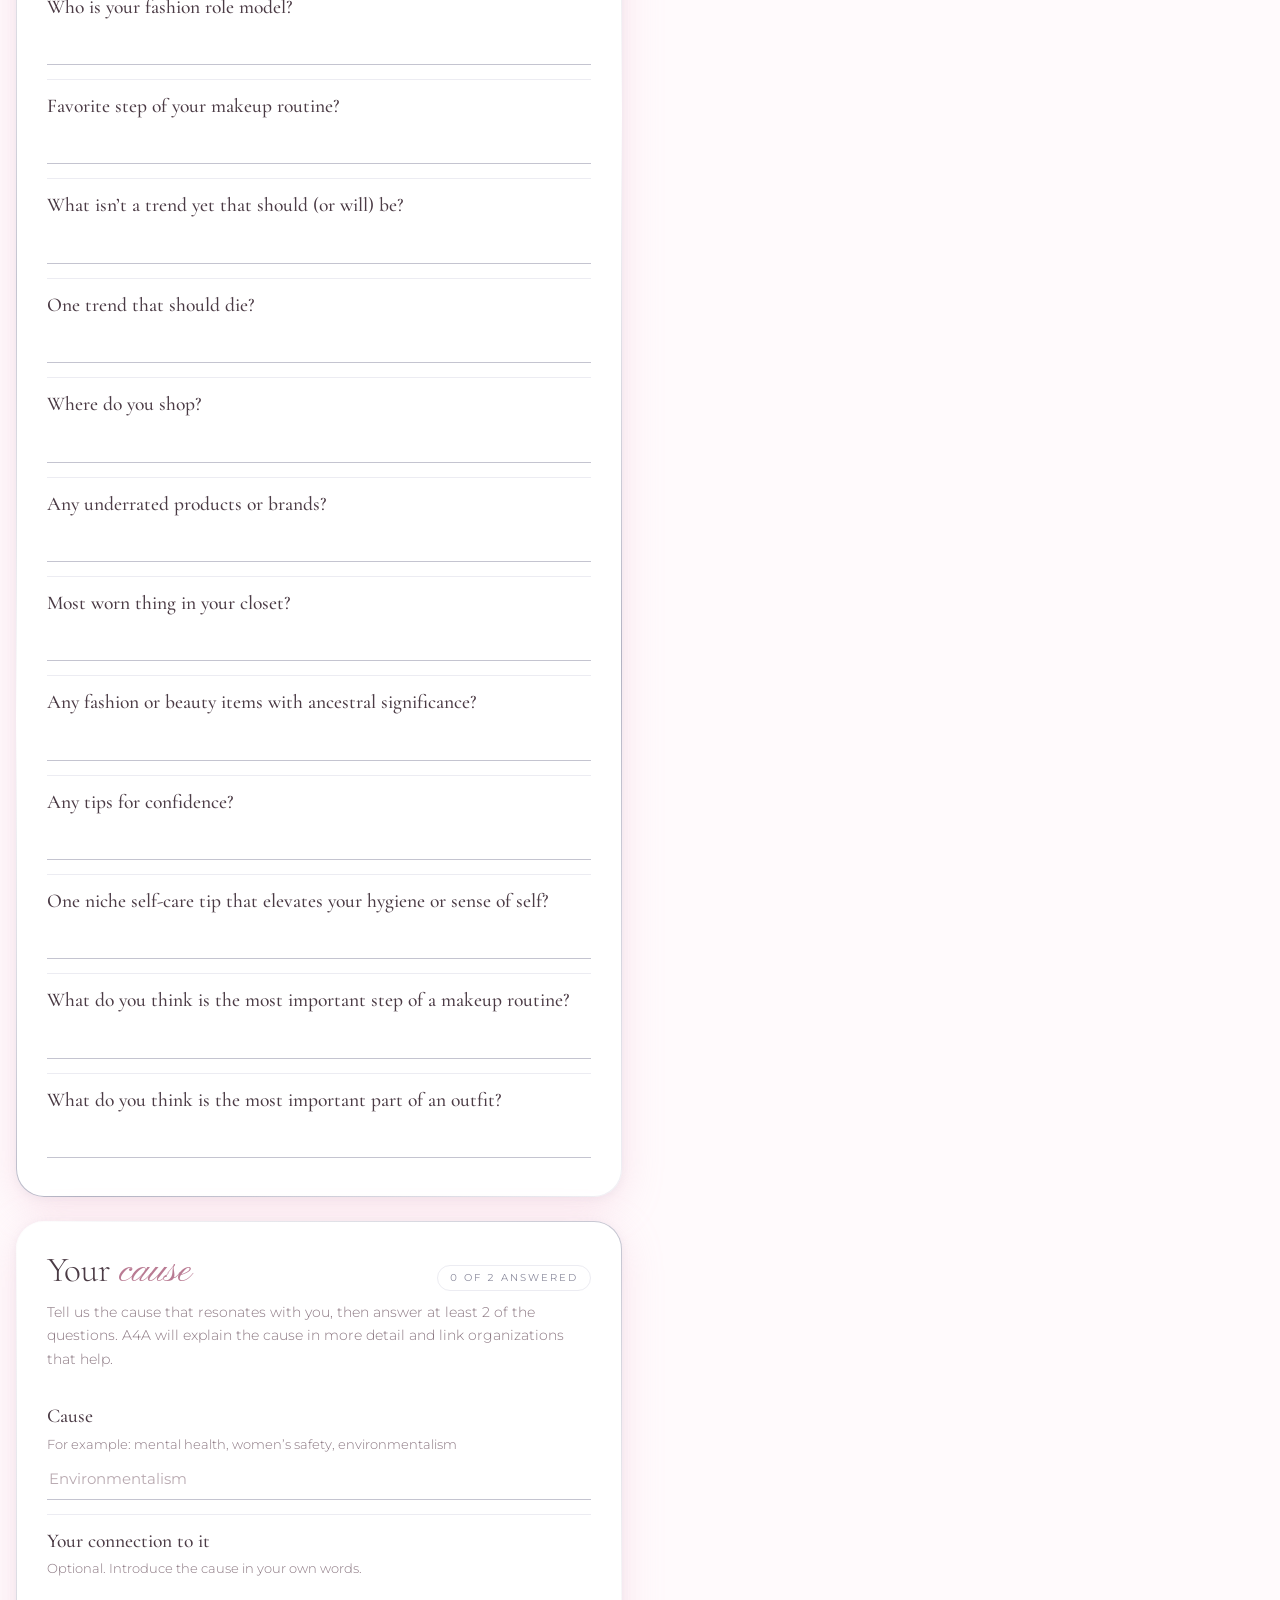
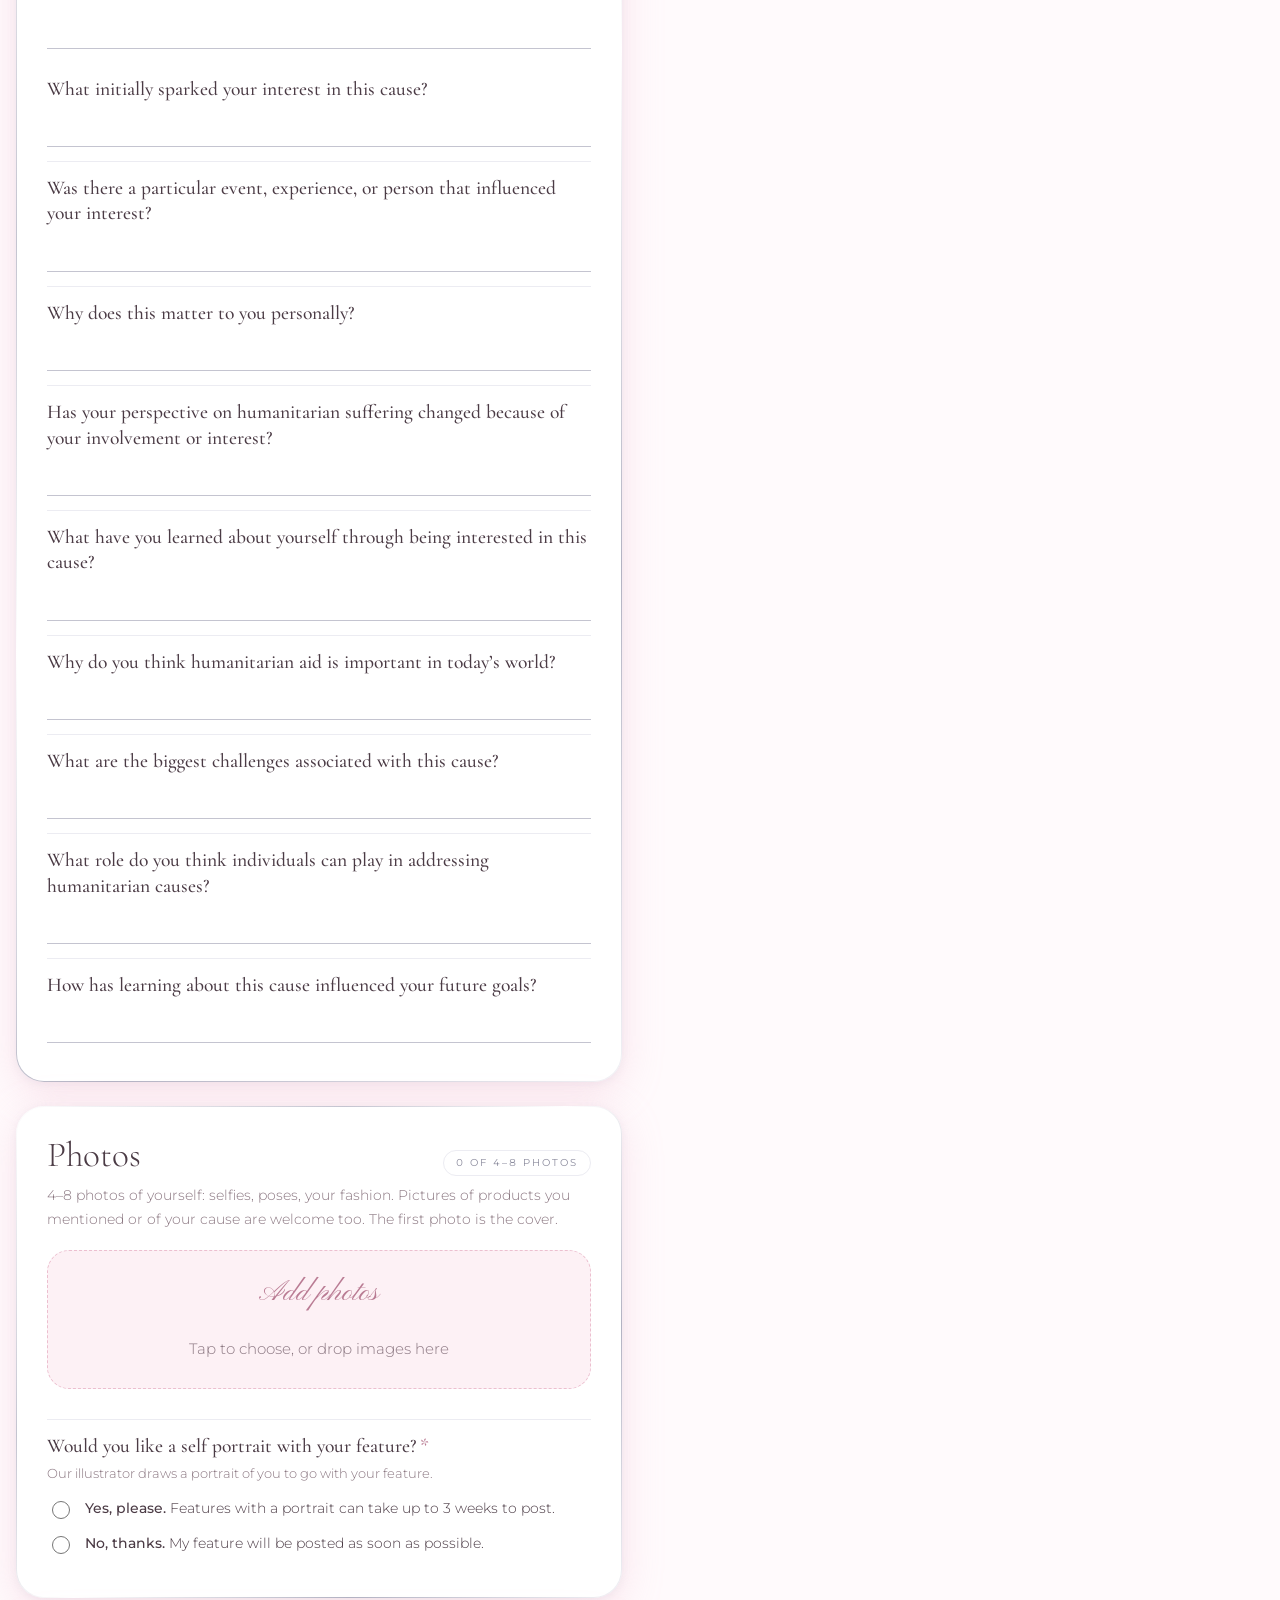
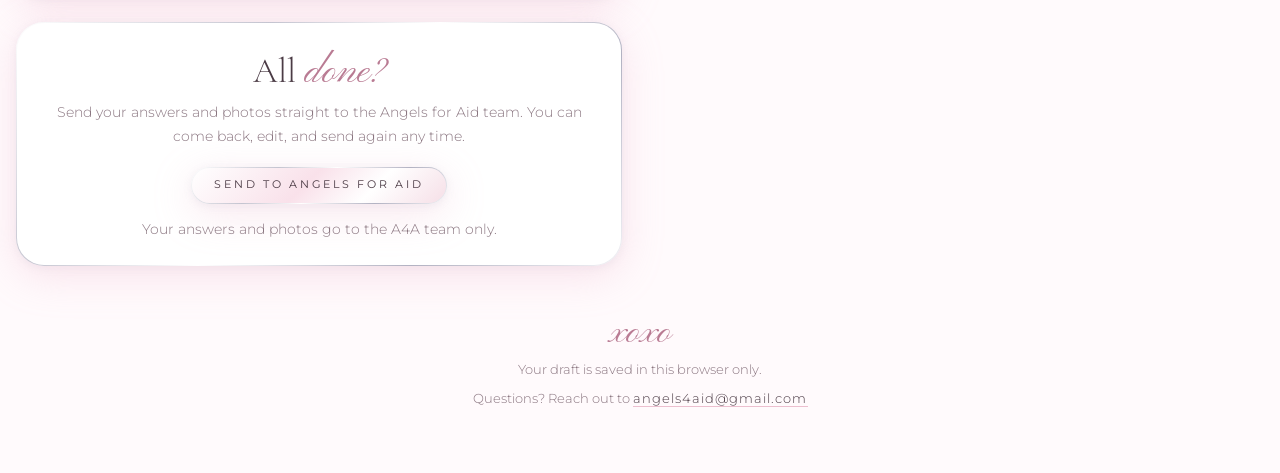
<file: spotted.html>
<!doctype html>
<html lang="en">
<head>
<meta charset="utf-8">
<meta name="viewport" content="width=device-width, initial-scale=1, viewport-fit=cover">
<title>Become an Angel Advocate · Angels for Aid</title>
<meta name="description" content="Be featured on the Angels for Aid blog. Answer a few questions about your style and the cause close to your heart.">
<meta property="og:site_name" content="Angels for Aid">
<meta property="og:title" content="Become an Angel Advocate · Angels for Aid">
<meta property="og:description" content="Share your style and the cause close to your heart, and be featured on the Angels for Aid blog.">
<meta property="og:type" content="website">
<meta property="og:url" content="https://angelsforaid.github.io/spotted.html">
<meta property="og:image" content="https://angelsforaid.github.io/images/og-image.png">
<meta property="og:image:width" content="1200">
<meta property="og:image:height" content="630">
<meta property="og:image:alt" content="Angels for Aid: combining beauty with social awareness">
<meta name="twitter:card" content="summary_large_image">
<meta name="twitter:image" content="https://angelsforaid.github.io/images/og-image.png">
<link rel="icon" href="data:image/svg+xml,<svg xmlns='http://www.w3.org/2000/svg' viewBox='0 0 100 100'><text y='.9em' font-size='90'>🪽</text></svg>">
<link rel="preconnect" href="https://fonts.googleapis.com">
<link rel="preconnect" href="https://fonts.gstatic.com" crossorigin>
<link rel="stylesheet" href="https://fonts.googleapis.com/css2?family=Cormorant+Garamond:ital,wght@0,300;0,400;0,500;1,300;1,400&family=Montserrat:wght@300;400;500&family=Pinyon+Script&family=Playfair+Display:wght@400;600;700&display=swap">
<style>
/* Layout: questions in silver-rimmed pearl cards on the left, the finished blog post on a sheet on the right (stacked with a toggle on phones).
   Palette and type follow the Angels for Aid site: pearl, blush, rose, metallic silver; Cormorant + Pinyon Script + Montserrat.
   The brand is a single light look, so this page commits to it in every viewer theme. */
:root {
  color-scheme: light;
  --white: #ffffff;
  --pearl: #fffafc;
  --blush: #fdf1f5;
  --petal: #f9e1ea;
  --rose: #ecbfcf;
  --rose-deep: #b97b93;
  --silver-light: #ececf2;
  --silver: #c4c4d0;
  --silver-dark: #8c8c9e;
  --ink: #4b3b45;
  --muted: #8a7680;
  --metal: linear-gradient(180deg, #ffffff 0%, #dcdce6 28%, #9d9db0 50%, #eeeef4 62%, #b4b4c4 82%, #e6e6ee 100%);
  --silver-border: linear-gradient(135deg, #ffffff, #c4c4d0 30%, #ffffff 50%, #b2b2c2 75%, #f2f2f6);
  --glow: 0 10px 40px rgba(233, 170, 195, .28), 0 2px 8px rgba(160, 160, 180, .12);

  --display: "Cormorant Garamond", "Cormorant", "Didot", Georgia, serif;
  --script: "Pinyon Script", "Snell Roundhand", "Apple Chancery", cursive;
  --sans: "Montserrat", "Helvetica Neue", system-ui, sans-serif;
  --f-post: "Playfair Display", Georgia, "Times New Roman", serif;
}

* { box-sizing: border-box; }
html, body { margin: 0; }
img { max-width: 100%; }
[hidden] { display: none !important; }
body {
  background:
    radial-gradient(70rem 30rem at 50% -8rem, var(--petal), transparent 70%),
    linear-gradient(180deg, var(--blush), var(--pearl) 40rem) var(--pearl);
  color: var(--ink);
  font: 300 15px/1.7 var(--sans);
  overflow-x: hidden;
  -webkit-font-smoothing: antialiased;
  padding-left: max(16px, env(safe-area-inset-left, 0px));
  padding-right: max(16px, env(safe-area-inset-right, 0px));
  padding-block: 0 64px;
}
::selection { background: var(--petal); color: var(--ink); }
button, input, textarea, select { font: inherit; color: inherit; }
:focus-visible { outline: 2px solid var(--rose); outline-offset: 2px; }
.rim { border: 1px solid transparent; background: linear-gradient(var(--white), var(--white)) padding-box, var(--silver-border) border-box; }

/* ---------- ticker + masthead ---------- */
.hp { position: absolute; left: -9999px; width: 1px; height: 1px; overflow: hidden; }
.home-link { display: inline-block; margin-bottom: 44px; font: 400 .62rem/1 var(--sans); letter-spacing: .28em; text-transform: uppercase; color: var(--silver-dark); text-decoration: none; }
.home-link:hover { color: var(--rose-deep); }
.ticker { margin-left: calc(-1 * max(16px, env(safe-area-inset-left, 0px))); margin-right: calc(-1 * max(16px, env(safe-area-inset-right, 0px))); overflow: hidden; white-space: nowrap; background: var(--white); border-bottom: 1px solid var(--silver-light); color: var(--silver-dark); font: 400 10.5px/1 var(--sans); letter-spacing: .38em; text-transform: uppercase; }
.ticker-track { display: inline-flex; animation: ticker 60s linear infinite; }
.ticker span { padding: 11px 20px; }
.ticker .star { color: var(--rose); padding-inline: 0; }
@keyframes ticker { to { transform: translateX(-50%); } }

.masthead { max-width: 1280px; margin: 0 auto; padding-block: 52px 30px; text-align: center; position: relative; }
.mh { position: relative; display: inline-block; line-height: 1; margin: 0; font-weight: 300; }
.mh-halo { position: absolute; left: 50%; top: -30px; width: 108px; height: 32px; transform: translateX(-50%) rotate(-4deg); filter: drop-shadow(0 0 8px #fff) drop-shadow(0 0 14px rgba(236,191,207,.8)); animation: bob 4.5s ease-in-out infinite; }
@keyframes bob { 50% { transform: translateX(-50%) rotate(-1deg) translateY(-6px); } }
.mh-word { display: block; font: 300 clamp(2.8rem, 9vw, 5.4rem)/1 var(--display); letter-spacing: .16em; padding-left: .16em; text-transform: uppercase; background: var(--metal); background-size: 100% 220%; -webkit-background-clip: text; background-clip: text; color: transparent; animation: sheen 6s ease-in-out infinite; filter: drop-shadow(0 2px 0 rgba(255,255,255,.9)) drop-shadow(0 6px 18px rgba(201,140,165,.35)); }
@keyframes sheen { 50% { background-position: 0 100%; } }
.mh-script { display: block; font: 400 clamp(2rem, 5.5vw, 3.4rem)/1 var(--script); color: var(--rose-deep); margin-top: -.18em; text-shadow: 0 0 20px #fff; }
.label { font: 400 .66rem/1.4 var(--sans); letter-spacing: .42em; text-transform: uppercase; color: var(--silver-dark); margin: 22px 0 0; }
.label::before, .label::after { content: "✦"; color: var(--rose); letter-spacing: 0; margin: 0 12px; }
.head-actions { display: flex; gap: 10px; flex-wrap: wrap; justify-content: center; margin-top: 24px; }

.btn { border: 1px solid transparent; background: linear-gradient(rgba(255,255,255,.7), rgba(255,255,255,.7)) padding-box, var(--silver-border) border-box; color: var(--silver-dark); border-radius: 999px; padding: 12px 22px; font: 400 .66rem/1 var(--sans); letter-spacing: .26em; text-transform: uppercase; cursor: pointer; transition: transform .25s, box-shadow .25s, color .2s; }
.btn:hover { transform: translateY(-1px); color: var(--rose-deep); box-shadow: 0 10px 26px rgba(233,170,195,.4); }
.btn.primary { color: var(--ink); background: linear-gradient(135deg, #fff 0%, var(--petal) 45%, #fff 70%, var(--rose) 130%) padding-box, var(--silver-border) border-box; box-shadow: var(--glow); }
.btn.danger-armed { color: var(--rose-deep); background: linear-gradient(var(--petal), var(--petal)) padding-box, var(--silver-border) border-box; }

.banner { max-width: 1280px; margin: 0 auto 24px; padding: 14px 22px; border-radius: 999px; background: linear-gradient(rgba(255,255,255,.85), rgba(255,255,255,.85)) padding-box, var(--silver-border) border-box; border: 1px solid transparent; box-shadow: var(--glow); font-size: .88rem; display: flex; flex-wrap: wrap; gap: 8px 16px; align-items: center; justify-content: space-between; }
.banner strong { font: 400 1.5rem/1 var(--script); color: var(--rose-deep); margin-right: 4px; }

/* ---------- mobile toggle ---------- */
.viewtoggle { display: none; position: sticky; top: env(safe-area-inset-top, 0px); z-index: 5; margin: 0 auto 18px; max-width: 420px; border-radius: 999px; padding: 4px; box-shadow: var(--glow); }
.viewtoggle button { flex: 1; border: 0; background: transparent; padding: 10px 0; border-radius: 999px; font: 400 .66rem/1 var(--sans); letter-spacing: .26em; text-transform: uppercase; color: var(--silver-dark); cursor: pointer; }
.viewtoggle button[aria-pressed="true"] { background: linear-gradient(135deg, #fff, var(--petal) 50%, var(--rose)); color: var(--ink); }

/* ---------- layout ---------- */
.layout { max-width: 1280px; margin: 0 auto; display: grid; grid-template-columns: minmax(0, 1fr) minmax(0, 1fr); gap: 36px; align-items: start; }
.form-col { display: grid; gap: 24px; min-width: 0; }
.preview-col { position: sticky; top: 20px; min-width: 0; display: grid; gap: 14px; }

/* ---------- form cards ---------- */
.card { border-radius: 28px; padding: 30px 30px 24px; box-shadow: var(--glow); }
.card-head { display: flex; flex-wrap: wrap; gap: 8px 12px; align-items: baseline; justify-content: space-between; margin-bottom: 4px; }
.card h2 { font: 300 2.2rem/1.05 var(--display); margin: 0; text-wrap: balance; }
.card h2 em { font: 400 1.15em/1 var(--script); font-style: normal; color: var(--rose-deep); }
.card .hint { color: var(--muted); font-size: .88rem; margin: 8px 0 18px; max-width: 60ch; }
.team-card { background: linear-gradient(var(--blush), var(--blush)) padding-box, var(--silver-border) border-box; }
.eyebrow { font: 400 .62rem/1 var(--sans); letter-spacing: .38em; text-transform: uppercase; color: var(--rose-deep); }
.eyebrow::before { content: "✦"; color: var(--rose); letter-spacing: 0; margin-right: 10px; }

.chip { font: 400 .62rem/1 var(--sans); letter-spacing: .2em; text-transform: uppercase; padding: 7px 12px; border-radius: 999px; border: 1px solid var(--silver-light); color: var(--silver-dark); background: var(--white); white-space: nowrap; font-variant-numeric: tabular-nums; }
.chip.done { border-color: transparent; background: var(--petal); color: var(--rose-deep); }

.field { display: grid; gap: 4px; padding-block: 14px; }
.field + .field { border-top: 1px solid var(--silver-light); }
.field label, .field .label-t { font: 500 1.22rem/1.3 var(--display); color: var(--ink); }
.field .sub { font-size: .8rem; color: var(--muted); }
.field input[type=text], .field textarea, .field select {
  width: 100%; border: 0; border-bottom: 1px solid var(--silver); background: transparent;
  padding: 8px 2px; border-radius: 0; resize: none; line-height: 1.55; font-weight: 400; transition: border-color .15s;
}
.field ::placeholder { color: #b9aab1; }
.field select { border: 1px solid var(--silver-light); border-radius: 14px; padding: 9px 12px; background: var(--white); }
.field textarea { min-height: 2.6em; overflow: hidden; }
.field input[type=text]:focus, .field textarea:focus { outline: none; border-bottom: 2px solid var(--rose); padding-bottom: 7px; }
.field.answered > label::after { content: "✦"; color: var(--rose); font-size: .7em; margin-left: 8px; vertical-align: middle; }
.row2 { display: grid; grid-template-columns: 1fr 1fr; gap: 0 22px; }
.row2 .field + .field { border-top: 0; }

/* photos */
.drop { display: block; border: 1.5px dashed var(--rose); border-radius: 22px; padding: 26px; text-align: center; color: var(--muted); cursor: pointer; background: var(--blush); transition: background .15s; }
.drop:hover, .drop.over { background: var(--petal); }
.drop strong { display: block; font: 400 1.9rem/1.1 var(--script); color: var(--rose-deep); font-weight: 400; }
.thumbs { display: grid; grid-template-columns: repeat(auto-fill, minmax(100px, 1fr)); gap: 12px; margin-top: 16px; }
.thumb { position: relative; aspect-ratio: 4/5; max-width: 100%; padding: 4px; border-radius: 80px 80px 14px 14px; background: var(--silver-border); box-shadow: var(--glow); }
.thumb img { width: 100%; height: 100%; object-fit: cover; display: block; border-radius: 76px 76px 10px 10px; }
.thumb .tag { position: absolute; left: 50%; bottom: 40px; transform: translateX(-50%); font: 400 .56rem/1 var(--sans); letter-spacing: .24em; text-transform: uppercase; background: var(--white); color: var(--rose-deep); padding: 5px 9px; border-radius: 999px; }
.thumb .ctrls { position: absolute; inset: auto 8px 8px 8px; display: flex; gap: 4px; justify-content: space-between; }
.thumb .ctrls button { border: 0; background: var(--white); color: var(--ink); border-radius: 999px; width: 28px; height: 28px; cursor: pointer; font-size: .95rem; line-height: 1; }

/* ---------- preview ---------- */
.preview-bar { display: flex; flex-wrap: wrap; gap: 10px; align-items: center; justify-content: space-between; }
.preview-bar h2 { font: 300 2rem/1 var(--display); margin: 0; }
.preview-bar h2 em { font: 400 1.2em/1 var(--script); font-style: normal; color: var(--rose-deep); }
.copy-row { display: flex; flex-wrap: wrap; gap: 8px; }
.checklist { display: flex; flex-wrap: wrap; gap: 6px; margin: 0; padding: 0; list-style: none; }
.checklist li { font: 400 .6rem/1 var(--sans); letter-spacing: .18em; text-transform: uppercase; padding: 6px 11px; border-radius: 999px; border: 1px solid var(--silver-light); background: var(--white); color: var(--silver-dark); }
.checklist li.ok { border-color: transparent; background: var(--petal); color: var(--rose-deep); }
.checklist li.ok::before { content: "✦ "; }

.sheet { border-radius: 24px; box-shadow: var(--glow), inset 0 0 0 8px #fff, inset 0 0 0 9px var(--silver-light); padding: clamp(26px, 4vw, 52px); max-height: calc(100vh - 180px); overflow-y: auto; }

/* the post itself — matches the A4A blog style */
.post { font-family: var(--f-post); color: var(--ink); font-size: 15.5px; line-height: 1.6; max-width: 62ch; margin: 0 auto; }
.post h1 { font-size: clamp(1.45rem, 2.6vw, 1.9rem); line-height: 1.3; font-weight: 700; margin: 0 0 22px; text-wrap: balance; }
.post p { margin: 0 0 18px; }
.post .qa { margin: 0 0 20px; }
.post .qa h3 { font-size: 1em; font-weight: 700; margin: 0 0 2px; }
.post .qa p { margin: 0; }
.post h2 { font-size: 1.08em; font-weight: 700; margin: 34px 0 14px; }
.post h4 { font-size: 1em; font-weight: 700; margin: 0 0 6px; }
.post .explain { font-weight: 700; }
.post a { color: var(--rose-deep); }
.post .photos { display: grid; grid-template-columns: repeat(2, minmax(0,1fr)); gap: 10px; margin: 26px 0; }
.post .photos img { width: 100%; aspect-ratio: 4/5; object-fit: cover; border-radius: 4px; display: block; }
.post .cover { margin: 4px 0 26px; }
.post .cover img { width: 100%; max-height: 520px; object-fit: cover; border-radius: 4px; display: block; }
.post ul { padding-left: 1.2em; margin: 0 0 18px; }
.post .empty { color: var(--muted); font-style: italic; }

.toast { position: fixed; left: 50%; bottom: calc(24px + env(safe-area-inset-bottom, 0px)); transform: translate(-50%, 20px); opacity: 0; background: var(--white); color: var(--ink); border: 1px solid var(--rose); box-shadow: var(--glow); padding: 11px 22px; border-radius: 999px; font-size: .85rem; transition: opacity .2s, transform .2s; pointer-events: none; z-index: 20; max-width: calc(100% - 32px); text-align: center; }
.toast.show { opacity: 1; transform: translate(-50%, 0); }

.codebox { width: 100%; min-height: 160px; font: 12px/1.4 ui-monospace, Menlo, monospace; border: 1px solid var(--silver-light); border-radius: 14px; padding: 10px; background: var(--white); }

footer.note { max-width: 1280px; margin: 48px auto 0; text-align: center; display: grid; gap: 6px; justify-items: center; }
footer.note .xoxo { font: 400 2.4rem/1 var(--script); color: var(--rose-deep); }
footer.note p { margin: 0; color: var(--muted); font-size: .82rem; }
footer.note .addr { user-select: all; color: var(--ink); border-bottom: 1px solid var(--rose); letter-spacing: .08em; }


/* ---------- send + inbox ---------- */
.send-card { text-align: center; }
.send-card .card-head { justify-content: center; }
.send-card .hint { margin-inline: auto; }
.send-status { font-size: .85rem; color: var(--muted); margin: 14px auto 0; max-width: 52ch; }
.send-status.ok { color: var(--rose-deep); }
.req { color: var(--rose-deep); margin-left: 4px; }
.selection { margin: 0 0 8px; padding: 14px 18px; border-radius: 18px; background: var(--blush); font-size: .9rem; color: var(--ink); max-width: 60ch; }
.selection strong { color: var(--rose-deep); font-weight: 500; }
#portrait-field { margin-top: 14px; border-top: 1px solid var(--silver-light); }
.checks { display: grid; gap: 12px; padding-block: 8px 4px; }
.field .check { display: flex; gap: 12px; align-items: flex-start; cursor: pointer; font: 300 .9rem/1.6 var(--sans); color: var(--ink); }
.check input[type=radio] { margin-top: 4px; width: 18px; height: 18px; accent-color: var(--rose-deep); flex: none; }
.check strong { font-weight: 500; }
.btn:disabled { opacity: .5; cursor: default; transform: none; box-shadow: none; }
.btn .count { display: inline-block; min-width: 1.7em; margin-left: 8px; padding: 3px 6px; border-radius: 999px; background: var(--rose-deep); color: var(--white); letter-spacing: 0; font-variant-numeric: tabular-nums; }

.inbox { max-width: 1080px; margin: 0 auto; }
.inbox-head { display: flex; flex-wrap: wrap; gap: 12px 20px; align-items: end; justify-content: space-between; margin-bottom: 22px; }
.inbox-head h2 { font: 300 clamp(2.4rem, 5vw, 3.4rem)/1 var(--display); margin: 0; }
.inbox-head h2 em { font: 400 1.15em/1 var(--script); font-style: normal; color: var(--rose-deep); }
.filters { display: flex; gap: 6px; flex-wrap: wrap; }
.filters button { border: 1px solid var(--silver-light); background: var(--white); color: var(--silver-dark); border-radius: 999px; padding: 8px 14px; font: 400 .62rem/1 var(--sans); letter-spacing: .22em; text-transform: uppercase; cursor: pointer; }
.filters button[aria-pressed="true"] { background: var(--petal); border-color: transparent; color: var(--rose-deep); }
.subs { display: grid; grid-template-columns: repeat(auto-fill, minmax(min(100%, 300px), 1fr)); gap: 20px; }
.sub-card { border-radius: 26px; padding: 18px 20px 18px; box-shadow: var(--glow); display: grid; grid-template-columns: 64px minmax(0,1fr); gap: 6px 16px; align-items: start; }
.sub-pic { grid-row: span 2; width: 64px; height: 80px; border-radius: 40px 40px 10px 10px; object-fit: cover; background: radial-gradient(circle at 50% 30%, #fff, var(--petal) 70%); display: grid; place-items: center; font: 300 1.6rem/1 var(--display); color: var(--rose-deep); }
.sub-name { font: 400 1.6rem/1.1 var(--display); margin: 0; overflow-wrap: anywhere; }
.sub-meta { font-size: .8rem; color: var(--muted); margin: 2px 0 0; overflow-wrap: anywhere; }
.sub-stats { grid-column: 2; display: flex; flex-wrap: wrap; gap: 6px; align-items: center; }
.sub-actions { grid-column: 1 / -1; display: flex; flex-wrap: wrap; gap: 8px; margin-top: 10px; padding-top: 12px; border-top: 1px solid var(--silver-light); }
.sub-actions .btn { padding: 10px 14px; font-size: .58rem; }
.chip.new { background: var(--rose-deep); color: var(--white); border-color: transparent; }
.empty-inbox { text-align: center; padding: 56px 24px; border-radius: 28px; box-shadow: var(--glow); }
.empty-inbox .script { font: 400 2.6rem/1 var(--script); color: var(--rose-deep); margin: 0 0 8px; }
.empty-inbox p { margin: 0 auto; max-width: 46ch; color: var(--muted); }

@media (max-width: 900px) {
  .layout { grid-template-columns: minmax(0,1fr); }
  .viewtoggle { display: flex; }
  .preview-col { position: static; }
  .sheet { max-height: none; }
  .layout[data-view="form"] .preview-col { display: none; }
  .layout[data-view="post"] .form-col { display: none; }
}
@media (max-width: 520px) {
  .row2 { grid-template-columns: 1fr; }
  .row2 .field + .field { border-top: 1px solid var(--silver-light); }
  .card { padding: 24px 20px 18px; border-radius: 24px; }
  .masthead { padding-block: 44px 22px; }
  .mh-word { letter-spacing: .1em; padding-left: .1em; }
  .banner { border-radius: 24px; }
}
@media (prefers-reduced-motion: reduce) { *, *::before, *::after { animation: none !important; transition: none !important; } }
</style>
</head>
<body>


<svg width="0" height="0" style="position:absolute" aria-hidden="true">
  <defs>
    <linearGradient id="silver" x1="0" y1="0" x2="1" y2="1">
      <stop offset="0" stop-color="#f4f4f8"/><stop offset=".45" stop-color="#b9b9c8"/><stop offset=".55" stop-color="#e8e8ef"/><stop offset="1" stop-color="#a3a3b5"/>
    </linearGradient>
    <symbol id="halo" viewBox="0 0 100 30">
      <ellipse cx="50" cy="15" rx="44" ry="10" fill="none" stroke="url(#silver)" stroke-width="3.5"/>
      <ellipse cx="50" cy="15" rx="44" ry="10" fill="none" stroke="#fff" stroke-width="1.2" stroke-dasharray="14 70" stroke-linecap="round"/>
    </symbol>
  </defs>
</svg>

<div class="ticker" aria-hidden="true"><div class="ticker-track" id="ticker"></div></div>

<header class="masthead">
  <a class="home-link" href="./">← Angels for Aid</a><br>
  <h1 class="mh">
    <svg class="mh-halo"><use href="#halo"/></svg>
    <span class="mh-word">Angels</span>
    <span class="mh-script">for aid</span>
  </h1>
  <p class="label">Become an Angel Advocate</p>
  <div class="head-actions team-only" hidden>
    <button class="btn" id="btn-clear" type="button">Clear form</button>
  </div>
</header>


<div class="viewtoggle rim" role="group" aria-label="View">
  <button type="button" id="v-form" aria-pressed="true">Questions</button>
  <button type="button" id="v-post" aria-pressed="false">Post preview</button>
</div>

<main class="layout" id="layout" data-view="form">
  <form class="form-col" id="form" autocomplete="off">

    <section class="card rim">
      <div class="card-head"><h2>Introduction</h2><span class="chip" id="chip-intro">0 / 2</span></div>
      <p class="hint">Welcome to Angels for Aid, a start-up nonprofit combining beauty, lifestyle and influencers with advocacy, intervention and humanitarian aid. Answer as much or as little as you like. Long answers are welcome, though not everything may fit on the blog.</p>
      <p class="selection"><strong>Not every collab is featured.</strong> We choose angel advocates for how specific their cause is and for their passion for it. Show us that passion through detailed, thoughtful answers.</p>
      <div class="field"><label for="name">Name</label><span class="sub">First and last, only first, or a nickname</span><input type="text" id="name" data-key="name" placeholder="Your name or nickname"></div>
      <div class="row2">
        <div class="field"><label for="location">Location</label><span class="sub">State, country, whatever’s comfortable</span><input type="text" id="location" data-key="location" placeholder="e.g. Texas, USA"></div>
        <div class="field"><label for="instagram">Instagram</label><span class="sub">Optional</span><input type="text" id="instagram" data-key="instagram" placeholder="@yourhandle"></div>
      </div>
      <div class="field"><label for="substack">Substack handle<span class="req">*</span></label><span class="sub">Find it on your Substack profile. No Substack yet? A free account takes a minute at substack.com.</span><input type="text" id="substack" data-key="substack" placeholder="@yourhandle"></div>
      <div class="field"><label for="occupation">What do you do?</label><span class="sub">Job or education, include your major or aspired major. Finish the sentence “I am currently…”</span><input type="text" id="occupation" data-key="occupation" placeholder="a mass media arts student at Clark Atlanta University"></div>
    </section>

    <section class="card rim">
      <div class="card-head"><h2>Beauty, lifestyle <em>&amp; fashion</em></h2><span class="chip" id="chip-beauty">0 / 3</span></div>
      <p class="hint">Answer at least 3. Skip any you like.</p>
      <div id="beauty-qs"></div>
    </section>

    <section class="card rim">
      <div class="card-head"><h2>Your <em>cause</em></h2><span class="chip" id="chip-cause">0 / 2</span></div>
      <p class="hint">Tell us the cause that resonates with you, then answer at least 2 of the questions. A4A will explain the cause in more detail and link organizations that help.</p>
      <div class="field"><label for="cause">Cause</label><span class="sub">For example: mental health, women’s safety, environmentalism</span><input type="text" id="cause" data-key="cause" placeholder="Environmentalism"></div>
      <div class="field"><label for="connection">Your connection to it</label><span class="sub">Optional. Introduce the cause in your own words.</span><textarea id="connection" data-key="connection" rows="2"></textarea></div>
      <div id="cause-qs"></div>
    </section>

    <section class="card rim">
      <div class="card-head"><h2>Photos</h2><span class="chip" id="chip-photos">0 / 4–8</span></div>
      <p class="hint">4–8 photos of yourself: selfies, poses, your fashion. Pictures of products you mentioned or of your cause are welcome too. The first photo is the cover.</p>
      <label class="drop" id="drop" for="file"><strong>Add photos</strong><br>Tap to choose, or drop images here</label>
      <input type="file" id="file" accept="image/*" multiple hidden>
      <div class="thumbs" id="thumbs"></div>
      <div class="field" id="portrait-field">
        <span class="label-t">Would you like a self portrait with your feature?<span class="req">*</span></span>
        <span class="sub">Our illustrator draws a portrait of you to go with your feature.</span>
        <div class="checks" role="radiogroup" aria-label="Self portrait">
          <label class="check"><input type="radio" name="portrait" value="Yes"> <span><strong>Yes, please.</strong> Features with a portrait can take up to 3 weeks to post.</span></label>
          <label class="check"><input type="radio" name="portrait" value="No"> <span><strong>No, thanks.</strong> My feature will be posted as soon as possible.</span></label>
        </div>
      </div>
    </section>

    <section class="card rim send-card" id="send-card">
      <div class="card-head"><h2>All <em>done?</em></h2></div>
      <p class="hint">Send your answers and photos straight to the Angels for Aid team. You can come back, edit, and send again any time.</p>
      <label class="hp" aria-hidden="true">Leave this empty <input type="text" id="website" tabindex="-1" autocomplete="off"></label>
      <button class="btn primary" type="button" id="btn-send">Send to Angels for Aid</button>
      <p class="send-status" id="send-status">Your answers and photos go to the A4A team only.</p>
    </section>

    <section class="card rim team-card team-only" hidden>
      <span class="eyebrow">For the A4A team</span>
      <div class="card-head"><h2>Load a <em>submission</em></h2></div>
      <p class="hint">In the Google Sheet, copy the cell in the “Submission code” column for one angel and paste it here. Their answers and photos load into the form.</p>
      <div class="field"><label for="paste">Submission code</label><textarea id="paste" rows="2" placeholder='{"answers":…}'></textarea></div>
      <button class="btn primary" type="button" id="btn-load">Load answers</button>
    </section>

    <section class="card rim team-card team-only" hidden>
      <span class="eyebrow">For the A4A team</span>
      <div class="card-head"><h2>Finishing <em>touches</em></h2></div>
      <p class="hint">Angels can skip this part.</p>
      <div class="field">
        <label for="headline">Headline quote</label>
        <span class="sub">Picked from the answers. Choose another or write your own.</span>
        <select id="headline" data-key="headline"></select>
        <input type="text" id="headlineCustom" data-key="headlineCustom" placeholder="Write a custom headline quote" hidden>
      </div>
      <div class="field"><label for="adjective">Describe this angel in one word</label><span class="sub">Used in the intro, like “Introducing [name], an insightful angel…”</span><input type="text" id="adjective" data-key="adjective" placeholder="insightful"></div>
      <div class="field"><label for="intro">Angel Spotted intro</label><span class="sub">Written for you from the introduction. Edit it here if you want different wording.</span><textarea id="intro" data-key="intro" rows="2"></textarea></div>
      <div class="field">
        <label for="explainPreset">A4A’s explanation of the cause</label>
        <span class="sub">Start from a saved description or write a new one.</span>
        <select id="explainPreset"><option value="">Use a saved description…</option></select>
        <textarea id="explain" data-key="explain" rows="3"></textarea>
      </div>
      <div class="field"><label for="orgs">Organizations that aid the cause</label><span class="sub">One per line: Name, then a link. Example: Mind, https://www.mind.org.uk</span><textarea id="orgs" data-key="orgs" rows="2"></textarea></div>
    </section>
  </form>

  <aside class="preview-col" aria-label="Post preview">
    <div class="preview-bar">
      <h2>The <em>post</em></h2>
      <div class="copy-row">
        <button class="btn primary" type="button" id="copy-rich">Copy post</button>
        <button class="btn" type="button" id="copy-text">Copy as text</button>
        <button class="btn" type="button" id="copy-html">Copy HTML</button>
      </div>
    </div>
    <ul class="checklist" id="checklist"></ul>
    <div class="sheet rim"><article class="post" id="post"></article></div>
    <textarea class="codebox" id="codebox" readonly hidden aria-label="Post HTML"></textarea>
  </aside>
</main>

<footer class="note"><span class="xoxo">xoxo</span><p>Your draft is saved in this browser only.</p><p>Questions? Reach out to <span class="addr">angels4aid@gmail.com</span></p></footer>
<div class="toast" id="toast" role="status" aria-live="polite"></div>

<script>
const BEAUTY = [
  "How would you describe your sense of style? Or.. Describe your sense of style in 3 words.",
  "Favorite thing you own?",
  "Who is your fashion role model?",
  "Favorite step of your makeup routine?",
  "What isn’t a trend yet that should (or will) be?",
  "One trend that should die?",
  "Where do you shop?",
  "Any underrated products or brands?",
  "Most worn thing in your closet?",
  "Any fashion or beauty items with ancestral significance?",
  "Any tips for confidence?",
  "One niche self-care tip that elevates your hygiene or sense of self?",
  "What do you think is the most important step of a makeup routine?",
  "What do you think is the most important part of an outfit?"
];
const CAUSE = [
  "What initially sparked your interest in this cause?",
  "Was there a particular event, experience, or person that influenced your interest?",
  "Why does this matter to you personally?",
  "Has your perspective on humanitarian suffering changed because of your involvement or interest?",
  "What have you learned about yourself through being interested in this cause?",
  "Why do you think humanitarian aid is important in today’s world?",
  "What are the biggest challenges associated with this cause?",
  "What role do you think individuals can play in addressing humanitarian causes?",
  "How has learning about this cause influenced your future goals?"
];
const PRESETS = {
  "Environmentalism and eco-conscious travel": "Environmentalism and environmentally conscious travel focus on protecting the planet through sustainable choices. By reducing waste, supporting local communities, and choosing eco-friendly transportation, we can explore the world responsibly while preserving its natural beauty for future generations.",
  "Environmental protection": "Environmental protection is the practice of preserving natural resources and reducing damage to the environment. It includes reducing pollution, protecting forests and wildlife, conserving water and energy, and addressing climate change. Governments, organizations, and individuals can help through renewable energy, recycling, conservation programs, and environmental laws. Overall, environmental protection aims to create a healthier planet and ensure that natural resources remain available for future generations.",
  "Mental health": "Mental health is an important humanitarian concern because everyone deserves access to emotional support and proper care. Stress, trauma, discrimination, and lack of resources can affect a person's well-being and quality of life. Raising awareness and improving access to mental health services helps people feel supported, understood, and valued.",
  "Human rights": "Human rights advocacy is a humanitarian concern focused on protecting the basic rights and freedoms of every person. It involves speaking out against discrimination, injustice, and abuse while promoting equality, dignity, and fair treatment for all.",
  "Women’s safety": "Violence against women is a major humanitarian issue that affects millions of women and girls worldwide. It includes domestic abuse, sexual violence, human trafficking, forced marriage, and gender-based discrimination. These violations threaten basic human rights, limit access to education and economic opportunities, and cause lasting physical and psychological harm. Addressing this issue requires stronger legal protections, access to support services, public education, and international cooperation to ensure women and girls can live safely and with dignity.",
  "Feminism": "Feminism is a social, political, and intellectual movement that advocates for gender equality and equal rights for all people, regardless of gender. It seeks to eliminate discrimination, sexism, and gender-based violence in society. Feminism addresses inequalities in areas such as education, employment, politics, healthcare, and the legal system. It also challenges traditional gender roles and expectations that limit people's freedom and opportunities.",
  "Child health": "Child safety and wellbeing is a major humanitarian concern because every child deserves to grow up in a safe, healthy, and supportive environment. Violence, neglect, poverty, and lack of access to education and healthcare threaten children's rights and development. Protecting children ensures they have the opportunity to live healthy, secure, and fulfilling lives."
};

const $ = s => document.querySelector(s);
const STORE = "a4a-post-draft-v1";
let state = {};
let photos = []; // {src}
let introTouched = false;

/* ---------- build question fields ---------- */
function makeField(key, label) {
  const d = document.createElement("div");
  d.className = "field";
  d.innerHTML = `<label for="${key}"></label><textarea id="${key}" data-key="${key}" rows="1"></textarea>`;
  d.querySelector("label").textContent = label;
  return d;
}
BEAUTY.forEach((q, i) => $("#beauty-qs").appendChild(makeField("b" + i, q)));
CAUSE.forEach((q, i) => $("#cause-qs").appendChild(makeField("c" + i, q)));
Object.keys(PRESETS).forEach(k => { const o = document.createElement("option"); o.value = k; o.textContent = k; $("#explainPreset").appendChild(o); });

/* ---------- helpers ---------- */
const esc = s => String(s).replace(/[&<>"]/g, c => ({ "&": "&amp;", "<": "&lt;", ">": "&gt;", '"': "&quot;" }[c]));
const val = k => (state[k] || "").trim();
const firstName = () => (val("name").split(/\s+/)[0] || "Angel");
const possessive = n => n + (/s$/i.test(n) ? "’" : "’s");
function quote(s) {
  s = s.trim().replace(/^["“”']+|["“”']+$/g, "").trim();
  return s ? "“" + s + "”" : "";
}
function autoGrow(t) { t.style.height = "auto"; t.style.height = t.scrollHeight + 2 + "px"; }
function article(word) { return /^[aeiou]/i.test(word) ? "an" : "a"; }

function autoIntro() {
  const name = val("name"), first = firstName(), loc = val("location"), occ = val("occupation"), adj = val("adjective");
  if (!name) return "";
  const desc = adj ? `${article(adj)} ${adj} angel` : "an angel";
  let s = `Introducing ${name}, ${desc}${loc ? " located in " + loc : ""}.`;
  if (occ) s += ` ${first} is currently ${occ.replace(/^(i am|i'm|currently)\s+/i, "").replace(/\.$/, "")}.`;
  return s;
}

function answered(prefix, n) { let c = 0; for (let i = 0; i < n; i++) if (val(prefix + i)) c++; return c; }

/* ---------- headline candidates ---------- */
function candidates() {
  const sources = [];
  for (let i = 0; i < CAUSE.length; i++) sources.push({ t: val("c" + i), w: 3 });
  sources.push({ t: val("connection"), w: 3 });
  for (let i = 0; i < BEAUTY.length; i++) sources.push({ t: val("b" + i), w: 1 });
  const out = [], seen = new Set();
  sources.forEach(({ t, w }) => {
    (t.match(/[^.!?]+[.!?]*["”]?/g) || []).forEach(raw => {
      const s = raw.trim().replace(/^["“”]+|["“”]+$/g, "").trim();
      const words = s.split(/\s+/).length;
      if (words < 6 || words > 40 || seen.has(s)) return;
      seen.add(s);
      let score = w;
      if (words >= 9 && words <= 26) score += 2;
      if (/\b(i want|i believe|deserve|world|everyone|no one|every|matters|free|need)\b/i.test(s)) score += 2;
      if (/!/.test(s) && s === s.toUpperCase()) score += 1;
      out.push({ s, score });
    });
  });
  return out.sort((a, b) => b.score - a.score).slice(0, 14).map(o => o.s);
}
function refreshHeadlineOptions() {
  const sel = $("#headline"), cur = state.headline || "auto";
  const list = candidates();
  sel.innerHTML = "";
  const add = (v, t) => { const o = document.createElement("option"); o.value = v; o.textContent = t; sel.appendChild(o); };
  add("auto", list.length ? "Auto: " + trim(list[0], 70) : "Auto (answer a few questions first)");
  list.forEach(s => add(s, trim(s, 90)));
  add("custom", "Write my own…");
  sel.value = [...sel.options].some(o => o.value === cur) ? cur : "auto";
  $("#headlineCustom").hidden = sel.value !== "custom";
}
const trim = (s, n) => s.length > n ? s.slice(0, n - 1) + "…" : s;
function headline() {
  const h = state.headline || "auto";
  if (h === "custom") return val("headlineCustom");
  if (h === "auto") return candidates()[0] || "";
  return h;
}

function parseOrgs() {
  return val("orgs").split("\n").map(l => l.trim()).filter(Boolean).map(l => {
    const m = l.match(/(https?:\/\/\S+|www\.\S+)/i);
    const url = m ? (m[1].startsWith("http") ? m[1] : "https://" + m[1]) : "";
    const name = (m ? l.replace(m[1], "") : l).replace(/[\s,–—\-:|]+$/, "").trim() || url;
    return { name, url };
  });
}
function ssHandle() { return val("substack").replace(/^https?:\/\/(www\.)?substack\.com\/@?/i, "").replace(/^@+/, "").replace(/[\/?#].*$/, ""); }
function igHandle() { const h = val("instagram").replace(/^@+/, "").replace(/^https?:\/\/(www\.)?instagram\.com\//i, "").replace(/\/.*$/, ""); return h; }

/* ---------- post builder ---------- */
function buildPost(withPhotos = true) {
  const first = firstName(), h = headline(), intro = val("intro") || autoIntro();
  const qa = (q, a) => `<div class="qa"><h3>${esc(q)}</h3><p>${esc(quote(a))}</p></div>`;
  let html = "";
  if (h) html += `<h1>${esc(quote(h))}</h1>`;
  if (intro) html += `<p><strong>Angel Spotted:</strong> ${esc(intro)}</p>`;
  if (withPhotos && photos[0]) html += `<figure class="cover" style="margin:0 0 24px"><img src="${photos[0].src}" alt="${esc(first)}" style="max-width:100%"></figure>`;
  BEAUTY.forEach((q, i) => { if (val("b" + i)) html += qa(q, val("b" + i)); });
  const rest = photos.slice(1);
  if (withPhotos && rest.length) html += `<div class="photos">${rest.map(p => `<img src="${p.src}" alt="${esc(first)}" style="max-width:100%">`).join("")}</div>`;
  if (val("cause")) html += `<h2>${esc(possessive(first))} Cause: ${esc(val("cause"))}</h2>`;
  if (val("explain")) html += `<h4>A4A’s explanation:</h4><p class="explain"><strong>${esc(val("explain"))}</strong></p>`;
  if (val("connection")) html += `<h4>${esc(possessive(first))} Connection:</h4><p>${esc(quote(val("connection")))}</p>`;
  CAUSE.forEach((q, i) => { if (val("c" + i)) html += qa(q, val("c" + i)); });
  const orgs = parseOrgs();
  if (orgs.length) html += `<h4>Organizations that aid this cause:</h4><ul>${orgs.map(o => `<li>${o.url ? `<a href="${esc(o.url)}">${esc(o.name)}</a>` : esc(o.name)}</li>`).join("")}</ul>`;
  const ig = igHandle(), ss = ssHandle();
  const finds = [ig ? `on Instagram at <a href="https://www.instagram.com/${esc(ig)}">@${esc(ig)}</a>` : "", ss ? `on Substack at <a href="https://substack.com/@${esc(ss)}">@${esc(ss)}</a>` : ""].filter(Boolean);
  if (finds.length) html += `<p>Find ${esc(first)} ${finds.join(" and ")}</p>`;
  return html;
}
function buildText() {
  const first = firstName(), h = headline(), intro = val("intro") || autoIntro(), L = [];
  if (h) L.push(quote(h), "");
  if (intro) L.push("Angel Spotted: " + intro, "");
  BEAUTY.forEach((q, i) => { if (val("b" + i)) L.push(q, quote(val("b" + i)), ""); });
  if (val("cause")) L.push(`${possessive(first)} Cause: ${val("cause")}`, "");
  if (val("explain")) L.push("A4A’s explanation:", val("explain"), "");
  if (val("connection")) L.push(`${possessive(first)} Connection:`, quote(val("connection")), "");
  CAUSE.forEach((q, i) => { if (val("c" + i)) L.push(q, quote(val("c" + i)), ""); });
  const orgs = parseOrgs();
  if (orgs.length) { L.push("Organizations that aid this cause:"); orgs.forEach(o => L.push("• " + o.name + (o.url && o.url !== o.name ? " – " + o.url : ""))); L.push(""); }
  const finds = [igHandle() ? `on Instagram at @${igHandle()}` : "", ssHandle() ? `on Substack at @${ssHandle()}` : ""].filter(Boolean);
  if (finds.length) L.push(`Find ${first} ${finds.join(" and ")}`);
  return L.join("\n").trim();
}

/* ---------- render ---------- */
function render() {
  const nIntro = ["name", "location"].filter(val).length;
  const nB = answered("b", BEAUTY.length), nC = answered("c", CAUSE.length), nP = photos.length;
  const chip = (id, text, done) => { const c = $(id); c.textContent = text; c.classList.toggle("done", done); };
  chip("#chip-intro", nIntro >= 2 ? "Done ✓" : "Name & location", nIntro >= 2);
  chip("#chip-beauty", nB >= 3 ? `${nB} answered ✓` : `${nB} of 3 answered`, nB >= 3);
  chip("#chip-cause", nC >= 2 ? `${nC} answered ✓` : `${nC} of 2 answered`, nC >= 2 && !!val("cause"));
  chip("#chip-photos", `${nP} of 4–8 photos`, nP >= 4 && nP <= 8);

  document.querySelectorAll("[data-key]").forEach(el => {
    const f = el.closest(".field"); if (f && el.tagName !== "SELECT") f.classList.toggle("answered", !!val(el.dataset.key));
  });

  const intro = $("#intro");
  if (!introTouched) { intro.value = autoIntro(); }
  autoGrow(intro);

  const checks = [
    ["Name & location", nIntro >= 2], ["3+ style answers", nB >= 3], ["Cause", !!val("cause")],
    ["2+ cause answers", nC >= 2], ["4–8 photos", nP >= 4 && nP <= 8]
  ];
  if (location.hash === "#team") checks.splice(4, 0, ["A4A explanation", !!val("explain")]);
  $("#checklist").innerHTML = checks.map(([t, ok]) => `<li class="${ok ? "ok" : ""}">${t}</li>`).join("");

  const html = buildPost(true);
  $("#post").innerHTML = html || `<p class="empty">Start answering the questions and the post will write itself here.</p>`;
}

/* ---------- state ---------- */
function save() {
  try { localStorage.setItem(STORE, JSON.stringify({ state, introTouched, photos })); }
  catch (e) { try { localStorage.setItem(STORE, JSON.stringify({ state, introTouched, photos: [] })); } catch (_) {} }
}
function applyState(s, touched = false, ph = []) {
  state = { ...s }; introTouched = touched; photos = ph;
  document.querySelectorAll("[data-key]").forEach(el => {
    if (el.id === "headline") return;
    el.value = state[el.dataset.key] || "";
    if (el.tagName === "TEXTAREA") autoGrow(el);
  });
  if (touched) $("#intro").value = state.intro || "";
  document.querySelectorAll('input[name="portrait"]').forEach(r => { r.checked = r.value === state.portrait; });
  refreshHeadlineOptions();
  renderThumbs(); render();
}

let hlTimer;
$("#form").addEventListener("input", e => {
  const el = e.target, k = el.dataset && el.dataset.key;
  if (!k) return;
  state[k] = el.value;
  if (state.__example) delete state.__example;
  if (k === "intro") { introTouched = el.value.trim() !== "" && el.value !== autoIntro(); if (!introTouched) state.intro = ""; }
  if (el.tagName === "TEXTAREA") autoGrow(el);
  if (k === "headline") $("#headlineCustom").hidden = el.value !== "custom";
  if (/^[bc]\d|connection$/.test(k)) { clearTimeout(hlTimer); hlTimer = setTimeout(refreshHeadlineOptions, 400); }
  render(); save();
});
$("#headline").addEventListener("change", e => { state.headline = e.target.value; $("#headlineCustom").hidden = e.target.value !== "custom"; render(); save(); });
$("#explainPreset").addEventListener("change", e => {
  const k = e.target.value; if (!k) return;
  state.explain = PRESETS[k]; $("#explain").value = PRESETS[k]; autoGrow($("#explain"));
  if (!val("cause")) { state.cause = k; $("#cause").value = k; }
  e.target.value = ""; render(); save();
});
$("#form").addEventListener("submit", e => e.preventDefault());

/* ---------- photos ---------- */
function shrink(file) {
  return new Promise((res, rej) => {
    const r = new FileReader();
    r.onerror = rej;
    r.onload = () => {
      const img = new Image();
      img.onerror = rej;
      img.onload = () => {
        const max = 1400, k = Math.min(1, max / Math.max(img.width, img.height));
        const c = document.createElement("canvas");
        c.width = Math.round(img.width * k); c.height = Math.round(img.height * k);
        c.getContext("2d").drawImage(img, 0, 0, c.width, c.height);
        res(c.toDataURL("image/jpeg", .85));
      };
      img.src = r.result;
    };
    r.readAsDataURL(file);
  });
}
async function addFiles(files) {
  const list = [...files].filter(f => f.type.startsWith("image/"));
  if (!list.length) return;
  const room = 8 - photos.length;
  if (room <= 0) { toast("8 photos is the most a post can hold. Remove one to add another."); return; }
  for (const f of list.slice(0, room)) { try { photos.push({ src: await shrink(f) }); } catch (_) { toast("One image couldn’t be read. Try a JPG or PNG."); } }
  if (list.length > room) toast(`Added ${room}. A post holds up to 8 photos.`);
  renderThumbs(); render(); save();
}
function renderThumbs() {
  const t = $("#thumbs"); t.innerHTML = "";
  photos.forEach((p, i) => {
    const d = document.createElement("div"); d.className = "thumb";
    d.innerHTML = `<img src="${p.src}" alt="Photo ${i + 1}">${i === 0 ? '<span class="tag">Cover</span>' : ""}
      <div class="ctrls"><button type="button" data-act="left" aria-label="Move earlier" ${i === 0 ? "hidden" : ""}>‹</button><button type="button" data-act="del" aria-label="Remove photo">×</button></div>`;
    d.querySelector('[data-act="del"]').onclick = () => { photos.splice(i, 1); renderThumbs(); render(); save(); };
    d.querySelector('[data-act="left"]').onclick = () => { [photos[i - 1], photos[i]] = [photos[i], photos[i - 1]]; renderThumbs(); render(); save(); };
    t.appendChild(d);
  });
}
$("#file").addEventListener("change", e => { addFiles(e.target.files); e.target.value = ""; });
const drop = $("#drop");
["dragenter", "dragover"].forEach(ev => drop.addEventListener(ev, e => { e.preventDefault(); drop.classList.add("over"); }));
["dragleave", "drop"].forEach(ev => drop.addEventListener(ev, e => { e.preventDefault(); drop.classList.remove("over"); }));
drop.addEventListener("drop", e => addFiles(e.dataTransfer.files));

/* ---------- copy ---------- */
let toastTimer;
function toast(msg) { const t = $("#toast"); t.textContent = msg; t.classList.add("show"); clearTimeout(toastTimer); toastTimer = setTimeout(() => t.classList.remove("show"), 2600); }
function selectPost() { const r = document.createRange(); r.selectNodeContents($("#post")); const s = getSelection(); s.removeAllRanges(); s.addRange(r); }
$("#copy-rich").addEventListener("click", () => {
  const html = buildPost(true), text = buildText();
  const fallback = () => { selectPost(); let ok = false; try { ok = document.execCommand("copy"); } catch (_) {} toast(ok ? "Post copied. Paste it into your blog editor." : "The post is selected. Press Ctrl+C (or ⌘C) to copy."); };
  try {
    if (window.ClipboardItem && navigator.clipboard && navigator.clipboard.write) {
      navigator.clipboard.write([new ClipboardItem({ "text/html": new Blob([html], { type: "text/html" }), "text/plain": new Blob([text], { type: "text/plain" }) })])
        .then(() => toast("Post copied with formatting. Paste it into your blog editor."), fallback);
    } else fallback();
  } catch (_) { fallback(); }
});
function copyPlain(str, okMsg) {
  const box = $("#codebox");
  const fallback = () => { box.hidden = false; box.value = str; box.focus(); box.select(); toast("Selected below. Press Ctrl+C (or ⌘C) to copy."); };
  try { navigator.clipboard.writeText(str).then(() => { box.hidden = true; toast(okMsg); }, fallback); } catch (_) { fallback(); }
}
$("#copy-text").addEventListener("click", () => copyPlain(buildText(), "Text copied. Add the photos in your blog editor."));
$("#copy-html").addEventListener("click", () => copyPlain(buildPost(true), "HTML copied, photos included."));

/* ---------- clear / example ---------- */
let armed = null;
function armClear(btn) {
  if (armed === btn) { armed = null; btn.classList.remove("danger-armed"); btn.textContent = btn.dataset.label; newAngel(); save(); toast("Form cleared. Ready for a new angel."); return; }
  if (state.__example) { newAngel(); save(); toast("Ready for a new angel."); return; }
  armed = btn; btn.dataset.label = btn.textContent; btn.textContent = "Tap again to clear"; btn.classList.add("danger-armed");
  setTimeout(() => { if (armed === btn) { armed = null; btn.classList.remove("danger-armed"); btn.textContent = btn.dataset.label; } }, 3500);
}
$("#btn-clear").addEventListener("click", e => armClear(e.currentTarget));

/* ---------- mobile view toggle ---------- */
function setView(v) { $("#layout").dataset.view = v; $("#v-form").setAttribute("aria-pressed", v === "form"); $("#v-post").setAttribute("aria-pressed", v === "post"); window.scrollTo({ top: 0 }); }
$("#v-form").onclick = () => setView("form");
$("#v-post").onclick = () => setView("post");

/* ---------- ticker ---------- */
(function () {
  const words = ["Angel Advocates", "Beauty", "Lifestyle", "Fashion", "Advocacy", "Humanitarian aid", "Where fashion meets politics"];
  const one = words.map(w => `<span>${w}</span><span class="star">✦</span>`).join("");
  $("#ticker").innerHTML = one + one + one + one;
})();

/* ---------- sending (Google Sheet via Apps Script) ---------- */
// Paste your Apps Script web app URL here (see SPOTTED-SETUP.md).
const SCRIPT_URL = "https://script.google.com/macros/s/AKfycbyAB2DkJiSa9uc4nouwmYIpNumRNQRjyCv6d3roC4TmkqoP0bDFVExP6KVJDrGNgk4/exec";

const isTeam = location.hash === "#team";
window.addEventListener("hashchange", () => location.reload());
document.querySelectorAll(".team-only").forEach(el => { el.hidden = !isTeam; });
let sending = false;
function setSendStatus(msg, ok = false) { const el = $("#send-status"); el.textContent = msg; el.classList.toggle("ok", ok); }
function cleanAnswers() { const a = { ...state }; delete a.__example; delete a.headline; delete a.headlineCustom; if (!introTouched) delete a.intro; return a; }

async function send() {
  if (sending) return;
  if (state.__example) { toast("This is the example. Clear the form and add your own answers first."); return; }
  if (!val("name")) { toast("Add your name first so we know who you are."); $("#name").focus(); return; }
  if ($("#website").value) return;
  if (!isTeam && !ssHandle()) { toast("Please add your Substack handle."); $("#substack").focus(); return; }
  if (!isTeam && !state.portrait) { toast("Please choose whether you’d like a self portrait."); $("#portrait-field").scrollIntoView({ block: "center" }); return; }
  if (!/^https:\/\/script\.google\.com\//.test(SCRIPT_URL)) { setSendStatus("Sending isn’t switched on yet. Please email your answers to angels4aid@gmail.com for now."); return; }
  sending = true; const btn = $("#btn-send"); btn.disabled = true; btn.textContent = "Sending…";
  setSendStatus(photos.length ? "Sending your answers and photos. This can take a little while…" : "Sending…");
  const fields = { "Name": val("name"), "Location": val("location"), "Occupation": val("occupation"), "Instagram": val("instagram") ? "@" + igHandle() : "", "Substack handle": ssHandle() ? "@" + ssHandle() : "", "Cause": val("cause"), "Connection to the cause": val("connection"),
    "Self portrait": state.portrait === "Yes" ? "Yes (up to 3 weeks)" : state.portrait === "No" ? "No (post ASAP)" : "" };
  BEAUTY.forEach((q, i) => { fields[q] = val("b" + i); });
  CAUSE.forEach((q, i) => { fields[q] = val("c" + i); });
  const payload = {
    fields, post: buildText(),
    answers: cleanAnswers(),
    photos: photos.filter(p => p.src.startsWith("data:")).map(p => p.src.split(",")[1])
  };
  try {
    const res = await fetch(SCRIPT_URL, { method: "POST", headers: { "Content-Type": "text/plain;charset=utf-8" }, body: JSON.stringify(payload) });
    const out = await res.json().catch(() => ({}));
    if (!res.ok || out.ok === false) throw new Error(out.error || "status " + res.status);
    setSendStatus("Sent! Thank you for helping out with our cause. Xoxo, Angels for Aid", true);
    toast("Sent! Thank you, angel advocate.");
    btn.textContent = "Sent ✓";
    try { localStorage.removeItem(STORE); } catch (_) {}
  } catch (e) {
    btn.textContent = "Send to Angels for Aid"; btn.disabled = false;
    setSendStatus("That didn’t send. Your answers are still here, so try again in a moment, or email them to angels4aid@gmail.com.");
  } finally { sending = false; if (btn.textContent === "Sent ✓") setTimeout(() => { btn.textContent = "Send again"; btn.disabled = false; }, 4000); }
}
$("#btn-send").addEventListener("click", send);
document.querySelectorAll('input[name="portrait"]').forEach(r => r.addEventListener("change", () => { state.portrait = r.value; save(); }));

$("#btn-load").addEventListener("click", () => {
  let d;
  try { d = JSON.parse($("#paste").value.trim()); } catch (_) { toast("That isn’t a full submission code. Copy the whole cell and try again."); return; }
  const a = d.answers || {};
  applyState({ headline: "auto", ...a }, !!a.intro, (d.photos || []).map(src => ({ src })));
  $("#paste").value = ""; save(); window.scrollTo({ top: 0 });
  toast("Loaded " + possessive(a.name || "the angel") + " answers.");
});

function closeEditing() {}
function newAngel() { applyState({ headline: "auto" }); }

/* ---------- boot ---------- */
(function boot() {
  let saved = null;
  try { saved = JSON.parse(localStorage.getItem(STORE) || "null"); } catch (_) {}
  if (saved && saved.state && !saved.state.__example) applyState(saved.state, !!saved.introTouched, saved.photos || []);
  else applyState({ headline: "auto" });
})();
</script>

</body>
</html>
</file>
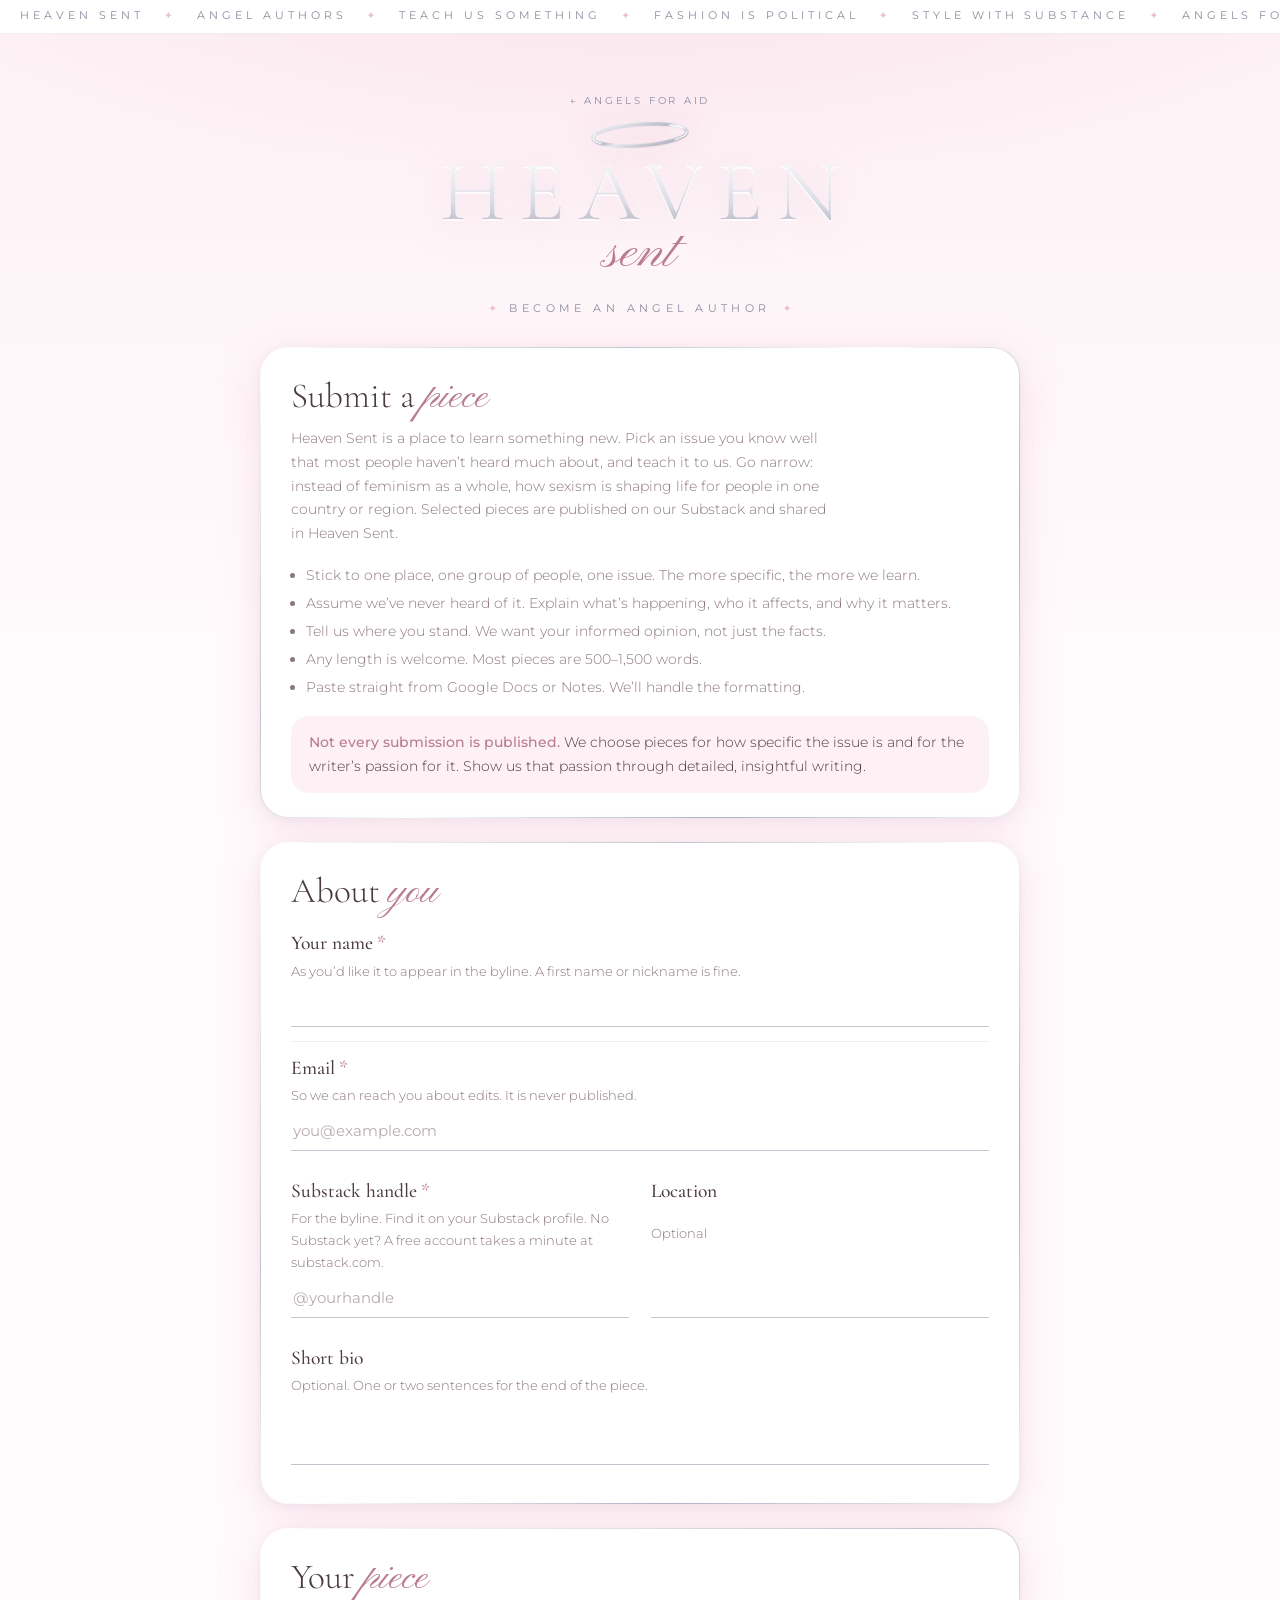
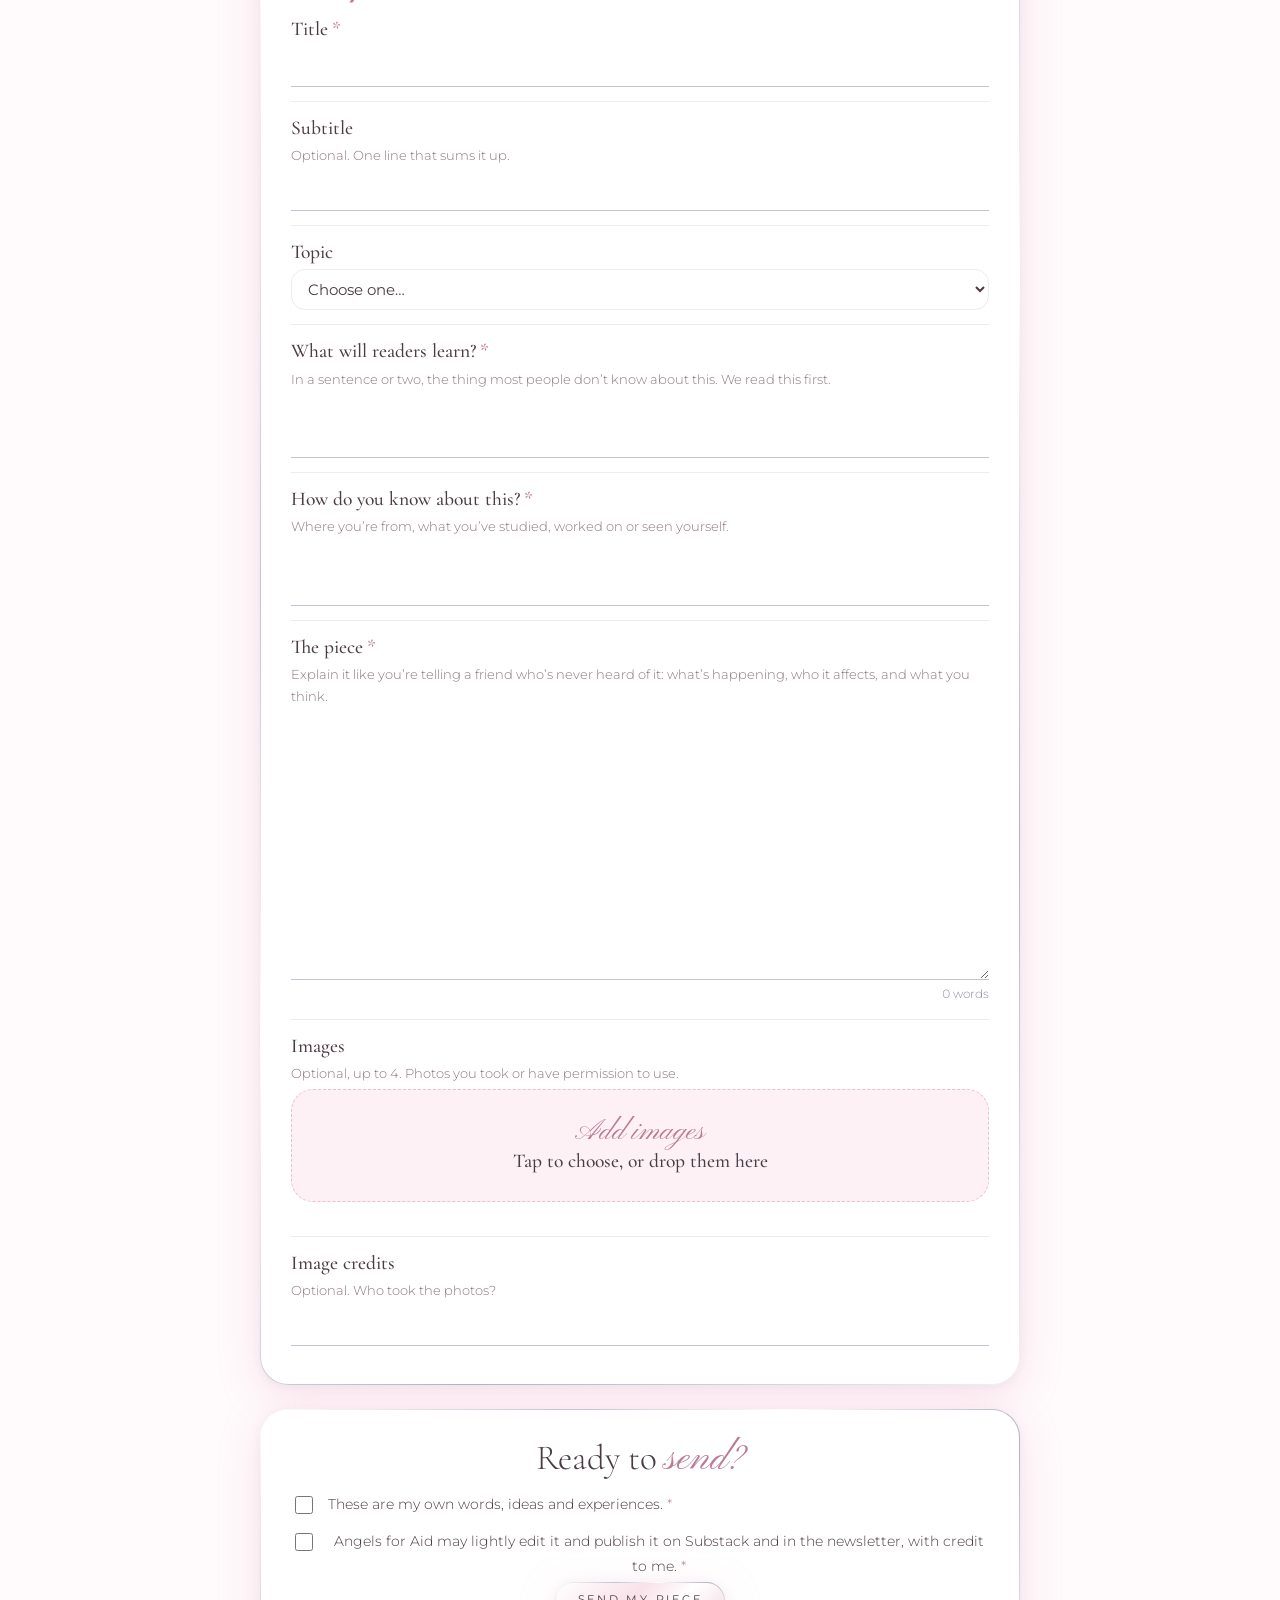
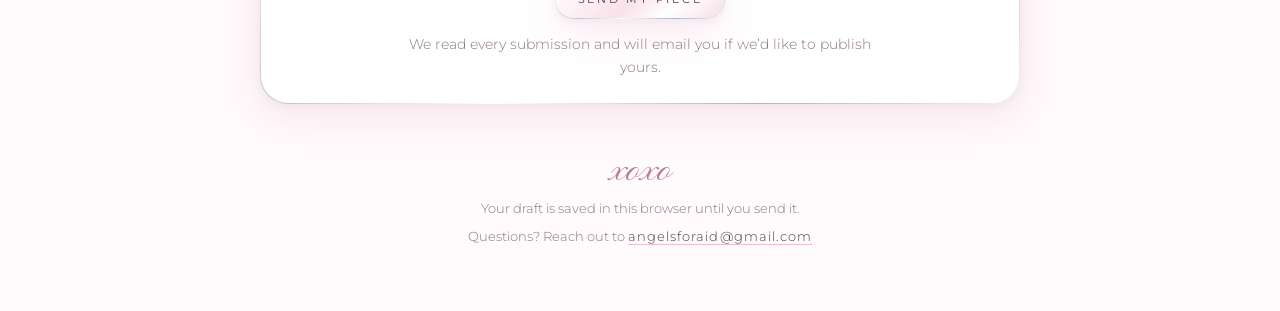
<file: write.html>
<!doctype html>
<html lang="en">
<head>
<meta charset="utf-8">
<meta name="viewport" content="width=device-width, initial-scale=1, viewport-fit=cover">
<title>Write for Heaven Sent · Angels for Aid</title>
<meta name="description" content="Write about what you care about most and submit your piece to be published on the Angels for Aid Substack and shared in the Heaven Sent newsletter.">
<meta property="og:site_name" content="Angels for Aid">
<meta property="og:title" content="Become an Angel Author · Angels for Aid">
<meta property="og:description" content="Teach us about an issue most people haven’t heard of. Selected pieces are published on our Substack and in Heaven Sent.">
<meta property="og:type" content="website">
<meta property="og:url" content="https://angelsforaid.github.io/write.html">
<meta property="og:image" content="https://angelsforaid.github.io/images/og-image.png">
<meta property="og:image:width" content="1200">
<meta property="og:image:height" content="630">
<meta property="og:image:alt" content="Angels for Aid: combining beauty with social awareness">
<meta name="twitter:card" content="summary_large_image">
<meta name="twitter:image" content="https://angelsforaid.github.io/images/og-image.png">
<link rel="icon" href="data:image/svg+xml,<svg xmlns='http://www.w3.org/2000/svg' viewBox='0 0 100 100'><text y='.9em' font-size='90'>🪽</text></svg>">
<link rel="preconnect" href="https://fonts.googleapis.com">
<link rel="preconnect" href="https://fonts.gstatic.com" crossorigin>
<link rel="stylesheet" href="https://fonts.googleapis.com/css2?family=Cormorant+Garamond:ital,wght@0,300;0,400;0,500;1,300;1,400&family=Montserrat:wght@300;400;500&family=Pinyon+Script&family=Playfair+Display:wght@400;600;700&display=swap">
<style>
/* Layout: questions in silver-rimmed pearl cards on the left, the finished blog post on a sheet on the right (stacked with a toggle on phones).
   Palette and type follow the Angels for Aid site: pearl, blush, rose, metallic silver; Cormorant + Pinyon Script + Montserrat.
   The brand is a single light look, so this page commits to it in every viewer theme. */
:root {
  color-scheme: light;
  --white: #ffffff;
  --pearl: #fffafc;
  --blush: #fdf1f5;
  --petal: #f9e1ea;
  --rose: #ecbfcf;
  --rose-deep: #b97b93;
  --silver-light: #ececf2;
  --silver: #c4c4d0;
  --silver-dark: #8c8c9e;
  --ink: #4b3b45;
  --muted: #8a7680;
  --metal: linear-gradient(180deg, #ffffff 0%, #dcdce6 28%, #9d9db0 50%, #eeeef4 62%, #b4b4c4 82%, #e6e6ee 100%);
  --silver-border: linear-gradient(135deg, #ffffff, #c4c4d0 30%, #ffffff 50%, #b2b2c2 75%, #f2f2f6);
  --glow: 0 10px 40px rgba(233, 170, 195, .28), 0 2px 8px rgba(160, 160, 180, .12);

  --display: "Cormorant Garamond", "Cormorant", "Didot", Georgia, serif;
  --script: "Pinyon Script", "Snell Roundhand", "Apple Chancery", cursive;
  --sans: "Montserrat", "Helvetica Neue", system-ui, sans-serif;
  --f-post: "Playfair Display", Georgia, "Times New Roman", serif;
}

* { box-sizing: border-box; }
html, body { margin: 0; }
img { max-width: 100%; }
[hidden] { display: none !important; }
body {
  background:
    radial-gradient(70rem 30rem at 50% -8rem, var(--petal), transparent 70%),
    linear-gradient(180deg, var(--blush), var(--pearl) 40rem) var(--pearl);
  color: var(--ink);
  font: 300 15px/1.7 var(--sans);
  overflow-x: hidden;
  -webkit-font-smoothing: antialiased;
  padding-left: max(16px, env(safe-area-inset-left, 0px));
  padding-right: max(16px, env(safe-area-inset-right, 0px));
  padding-block: 0 64px;
}
::selection { background: var(--petal); color: var(--ink); }
button, input, textarea, select { font: inherit; color: inherit; }
:focus-visible { outline: 2px solid var(--rose); outline-offset: 2px; }
.rim { border: 1px solid transparent; background: linear-gradient(var(--white), var(--white)) padding-box, var(--silver-border) border-box; }

/* ---------- ticker + masthead ---------- */
.hp { position: absolute; left: -9999px; width: 1px; height: 1px; overflow: hidden; }
.home-link { display: inline-block; margin-bottom: 44px; font: 400 .62rem/1 var(--sans); letter-spacing: .28em; text-transform: uppercase; color: var(--silver-dark); text-decoration: none; }
.home-link:hover { color: var(--rose-deep); }
.ticker { margin-left: calc(-1 * max(16px, env(safe-area-inset-left, 0px))); margin-right: calc(-1 * max(16px, env(safe-area-inset-right, 0px))); overflow: hidden; white-space: nowrap; background: var(--white); border-bottom: 1px solid var(--silver-light); color: var(--silver-dark); font: 400 10.5px/1 var(--sans); letter-spacing: .38em; text-transform: uppercase; }
.ticker-track { display: inline-flex; animation: ticker 60s linear infinite; }
.ticker span { padding: 11px 20px; }
.ticker .star { color: var(--rose); padding-inline: 0; }
@keyframes ticker { to { transform: translateX(-50%); } }

.masthead { max-width: 1280px; margin: 0 auto; padding-block: 52px 30px; text-align: center; position: relative; }
.mh { position: relative; display: inline-block; line-height: 1; margin: 0; font-weight: 300; }
.mh-halo { position: absolute; left: 50%; top: -30px; width: 108px; height: 32px; transform: translateX(-50%) rotate(-4deg); filter: drop-shadow(0 0 8px #fff) drop-shadow(0 0 14px rgba(236,191,207,.8)); animation: bob 4.5s ease-in-out infinite; }
@keyframes bob { 50% { transform: translateX(-50%) rotate(-1deg) translateY(-6px); } }
.mh-word { display: block; font: 300 clamp(2.8rem, 9vw, 5.4rem)/1 var(--display); letter-spacing: .16em; padding-left: .16em; text-transform: uppercase; background: var(--metal); background-size: 100% 220%; -webkit-background-clip: text; background-clip: text; color: transparent; animation: sheen 6s ease-in-out infinite; filter: drop-shadow(0 2px 0 rgba(255,255,255,.9)) drop-shadow(0 6px 18px rgba(201,140,165,.35)); }
@keyframes sheen { 50% { background-position: 0 100%; } }
.mh-script { display: block; font: 400 clamp(2rem, 5.5vw, 3.4rem)/1 var(--script); color: var(--rose-deep); margin-top: -.18em; text-shadow: 0 0 20px #fff; }
.label { font: 400 .66rem/1.4 var(--sans); letter-spacing: .42em; text-transform: uppercase; color: var(--silver-dark); margin: 22px 0 0; }
.label::before, .label::after { content: "✦"; color: var(--rose); letter-spacing: 0; margin: 0 12px; }
.head-actions { display: flex; gap: 10px; flex-wrap: wrap; justify-content: center; margin-top: 24px; }

.btn { border: 1px solid transparent; background: linear-gradient(rgba(255,255,255,.7), rgba(255,255,255,.7)) padding-box, var(--silver-border) border-box; color: var(--silver-dark); border-radius: 999px; padding: 12px 22px; font: 400 .66rem/1 var(--sans); letter-spacing: .26em; text-transform: uppercase; cursor: pointer; transition: transform .25s, box-shadow .25s, color .2s; }
.btn:hover { transform: translateY(-1px); color: var(--rose-deep); box-shadow: 0 10px 26px rgba(233,170,195,.4); }
.btn.primary { color: var(--ink); background: linear-gradient(135deg, #fff 0%, var(--petal) 45%, #fff 70%, var(--rose) 130%) padding-box, var(--silver-border) border-box; box-shadow: var(--glow); }
.btn.danger-armed { color: var(--rose-deep); background: linear-gradient(var(--petal), var(--petal)) padding-box, var(--silver-border) border-box; }

.banner { max-width: 1280px; margin: 0 auto 24px; padding: 14px 22px; border-radius: 999px; background: linear-gradient(rgba(255,255,255,.85), rgba(255,255,255,.85)) padding-box, var(--silver-border) border-box; border: 1px solid transparent; box-shadow: var(--glow); font-size: .88rem; display: flex; flex-wrap: wrap; gap: 8px 16px; align-items: center; justify-content: space-between; }
.banner strong { font: 400 1.5rem/1 var(--script); color: var(--rose-deep); margin-right: 4px; }

/* ---------- mobile toggle ---------- */
.viewtoggle { display: none; position: sticky; top: env(safe-area-inset-top, 0px); z-index: 5; margin: 0 auto 18px; max-width: 420px; border-radius: 999px; padding: 4px; box-shadow: var(--glow); }
.viewtoggle button { flex: 1; border: 0; background: transparent; padding: 10px 0; border-radius: 999px; font: 400 .66rem/1 var(--sans); letter-spacing: .26em; text-transform: uppercase; color: var(--silver-dark); cursor: pointer; }
.viewtoggle button[aria-pressed="true"] { background: linear-gradient(135deg, #fff, var(--petal) 50%, var(--rose)); color: var(--ink); }

/* ---------- layout ---------- */
.layout { max-width: 1280px; margin: 0 auto; display: grid; grid-template-columns: minmax(0, 1fr) minmax(0, 1fr); gap: 36px; align-items: start; }
.form-col { display: grid; gap: 24px; min-width: 0; }
.preview-col { position: sticky; top: 20px; min-width: 0; display: grid; gap: 14px; }

/* ---------- form cards ---------- */
.card { border-radius: 28px; padding: 30px 30px 24px; box-shadow: var(--glow); }
.card-head { display: flex; flex-wrap: wrap; gap: 8px 12px; align-items: baseline; justify-content: space-between; margin-bottom: 4px; }
.card h2 { font: 300 2.2rem/1.05 var(--display); margin: 0; text-wrap: balance; }
.card h2 em { font: 400 1.15em/1 var(--script); font-style: normal; color: var(--rose-deep); }
.card .hint { color: var(--muted); font-size: .88rem; margin: 8px 0 18px; max-width: 60ch; }
.team-card { background: linear-gradient(var(--blush), var(--blush)) padding-box, var(--silver-border) border-box; }
.eyebrow { font: 400 .62rem/1 var(--sans); letter-spacing: .38em; text-transform: uppercase; color: var(--rose-deep); }
.eyebrow::before { content: "✦"; color: var(--rose); letter-spacing: 0; margin-right: 10px; }

.chip { font: 400 .62rem/1 var(--sans); letter-spacing: .2em; text-transform: uppercase; padding: 7px 12px; border-radius: 999px; border: 1px solid var(--silver-light); color: var(--silver-dark); background: var(--white); white-space: nowrap; font-variant-numeric: tabular-nums; }
.chip.done { border-color: transparent; background: var(--petal); color: var(--rose-deep); }

.field { display: grid; gap: 4px; padding-block: 14px; }
.field + .field { border-top: 1px solid var(--silver-light); }
.field label, .field .label-t { font: 500 1.22rem/1.3 var(--display); color: var(--ink); }
.field .sub { font-size: .8rem; color: var(--muted); }
.field input[type=text], .field textarea, .field select {
  width: 100%; border: 0; border-bottom: 1px solid var(--silver); background: transparent;
  padding: 8px 2px; border-radius: 0; resize: none; line-height: 1.55; font-weight: 400; transition: border-color .15s;
}
.field ::placeholder { color: #b9aab1; }
.field select { border: 1px solid var(--silver-light); border-radius: 14px; padding: 9px 12px; background: var(--white); }
.field textarea { min-height: 2.6em; overflow: hidden; }
.field input[type=text]:focus, .field textarea:focus { outline: none; border-bottom: 2px solid var(--rose); padding-bottom: 7px; }
.field.answered > label::after { content: "✦"; color: var(--rose); font-size: .7em; margin-left: 8px; vertical-align: middle; }
.row2 { display: grid; grid-template-columns: 1fr 1fr; gap: 0 22px; }
.row2 .field + .field { border-top: 0; }

/* photos */
.drop { display: block; border: 1.5px dashed var(--rose); border-radius: 22px; padding: 26px; text-align: center; color: var(--muted); cursor: pointer; background: var(--blush); transition: background .15s; }
.drop:hover, .drop.over { background: var(--petal); }
.drop strong { display: block; font: 400 1.9rem/1.1 var(--script); color: var(--rose-deep); font-weight: 400; }
.thumbs { display: grid; grid-template-columns: repeat(auto-fill, minmax(100px, 1fr)); gap: 12px; margin-top: 16px; }
.thumb { position: relative; aspect-ratio: 4/5; max-width: 100%; padding: 4px; border-radius: 80px 80px 14px 14px; background: var(--silver-border); box-shadow: var(--glow); }
.thumb img { width: 100%; height: 100%; object-fit: cover; display: block; border-radius: 76px 76px 10px 10px; }
.thumb .tag { position: absolute; left: 50%; bottom: 40px; transform: translateX(-50%); font: 400 .56rem/1 var(--sans); letter-spacing: .24em; text-transform: uppercase; background: var(--white); color: var(--rose-deep); padding: 5px 9px; border-radius: 999px; }
.thumb .ctrls { position: absolute; inset: auto 8px 8px 8px; display: flex; gap: 4px; justify-content: space-between; }
.thumb .ctrls button { border: 0; background: var(--white); color: var(--ink); border-radius: 999px; width: 28px; height: 28px; cursor: pointer; font-size: .95rem; line-height: 1; }

/* ---------- preview ---------- */
.preview-bar { display: flex; flex-wrap: wrap; gap: 10px; align-items: center; justify-content: space-between; }
.preview-bar h2 { font: 300 2rem/1 var(--display); margin: 0; }
.preview-bar h2 em { font: 400 1.2em/1 var(--script); font-style: normal; color: var(--rose-deep); }
.copy-row { display: flex; flex-wrap: wrap; gap: 8px; }
.checklist { display: flex; flex-wrap: wrap; gap: 6px; margin: 0; padding: 0; list-style: none; }
.checklist li { font: 400 .6rem/1 var(--sans); letter-spacing: .18em; text-transform: uppercase; padding: 6px 11px; border-radius: 999px; border: 1px solid var(--silver-light); background: var(--white); color: var(--silver-dark); }
.checklist li.ok { border-color: transparent; background: var(--petal); color: var(--rose-deep); }
.checklist li.ok::before { content: "✦ "; }

.sheet { border-radius: 24px; box-shadow: var(--glow), inset 0 0 0 8px #fff, inset 0 0 0 9px var(--silver-light); padding: clamp(26px, 4vw, 52px); max-height: calc(100vh - 180px); overflow-y: auto; }

/* the post itself — matches the A4A blog style */
.post { font-family: var(--f-post); color: var(--ink); font-size: 15.5px; line-height: 1.6; max-width: 62ch; margin: 0 auto; }
.post h1 { font-size: clamp(1.45rem, 2.6vw, 1.9rem); line-height: 1.3; font-weight: 700; margin: 0 0 22px; text-wrap: balance; }
.post p { margin: 0 0 18px; }
.post .qa { margin: 0 0 20px; }
.post .qa h3 { font-size: 1em; font-weight: 700; margin: 0 0 2px; }
.post .qa p { margin: 0; }
.post h2 { font-size: 1.08em; font-weight: 700; margin: 34px 0 14px; }
.post h4 { font-size: 1em; font-weight: 700; margin: 0 0 6px; }
.post .explain { font-weight: 700; }
.post a { color: var(--rose-deep); }
.post .photos { display: grid; grid-template-columns: repeat(2, minmax(0,1fr)); gap: 10px; margin: 26px 0; }
.post .photos img { width: 100%; aspect-ratio: 4/5; object-fit: cover; border-radius: 4px; display: block; }
.post .cover { margin: 4px 0 26px; }
.post .cover img { width: 100%; max-height: 520px; object-fit: cover; border-radius: 4px; display: block; }
.post ul { padding-left: 1.2em; margin: 0 0 18px; }
.post .empty { color: var(--muted); font-style: italic; }

.toast { position: fixed; left: 50%; bottom: calc(24px + env(safe-area-inset-bottom, 0px)); transform: translate(-50%, 20px); opacity: 0; background: var(--white); color: var(--ink); border: 1px solid var(--rose); box-shadow: var(--glow); padding: 11px 22px; border-radius: 999px; font-size: .85rem; transition: opacity .2s, transform .2s; pointer-events: none; z-index: 20; max-width: calc(100% - 32px); text-align: center; }
.toast.show { opacity: 1; transform: translate(-50%, 0); }

.codebox { width: 100%; min-height: 160px; font: 12px/1.4 ui-monospace, Menlo, monospace; border: 1px solid var(--silver-light); border-radius: 14px; padding: 10px; background: var(--white); }

footer.note { max-width: 1280px; margin: 48px auto 0; text-align: center; display: grid; gap: 6px; justify-items: center; }
footer.note .xoxo { font: 400 2.4rem/1 var(--script); color: var(--rose-deep); }
footer.note p { margin: 0; color: var(--muted); font-size: .82rem; }
footer.note .addr { user-select: all; color: var(--ink); border-bottom: 1px solid var(--rose); letter-spacing: .08em; }


/* ---------- send + inbox ---------- */
.send-card { text-align: center; }
.send-card .card-head { justify-content: center; }
.send-card .hint { margin-inline: auto; }
.send-status { font-size: .85rem; color: var(--muted); margin: 14px auto 0; max-width: 52ch; }
.send-status.ok { color: var(--rose-deep); }
.selection { margin: 16px 0 0; padding: 14px 18px; border-radius: 18px; background: var(--blush); font-size: .9rem; color: var(--ink); }
.selection strong { color: var(--rose-deep); font-weight: 500; }
.check strong { font-weight: 500; }
.field .check { font: 300 .9rem/1.6 var(--sans); color: var(--ink); }
.btn:disabled { opacity: .5; cursor: default; transform: none; box-shadow: none; }
.btn .count { display: inline-block; min-width: 1.7em; margin-left: 8px; padding: 3px 6px; border-radius: 999px; background: var(--rose-deep); color: var(--white); letter-spacing: 0; font-variant-numeric: tabular-nums; }

.inbox { max-width: 1080px; margin: 0 auto; }
.inbox-head { display: flex; flex-wrap: wrap; gap: 12px 20px; align-items: end; justify-content: space-between; margin-bottom: 22px; }
.inbox-head h2 { font: 300 clamp(2.4rem, 5vw, 3.4rem)/1 var(--display); margin: 0; }
.inbox-head h2 em { font: 400 1.15em/1 var(--script); font-style: normal; color: var(--rose-deep); }
.filters { display: flex; gap: 6px; flex-wrap: wrap; }
.filters button { border: 1px solid var(--silver-light); background: var(--white); color: var(--silver-dark); border-radius: 999px; padding: 8px 14px; font: 400 .62rem/1 var(--sans); letter-spacing: .22em; text-transform: uppercase; cursor: pointer; }
.filters button[aria-pressed="true"] { background: var(--petal); border-color: transparent; color: var(--rose-deep); }
.subs { display: grid; grid-template-columns: repeat(auto-fill, minmax(min(100%, 300px), 1fr)); gap: 20px; }
.sub-card { border-radius: 26px; padding: 18px 20px 18px; box-shadow: var(--glow); display: grid; grid-template-columns: 64px minmax(0,1fr); gap: 6px 16px; align-items: start; }
.sub-pic { grid-row: span 2; width: 64px; height: 80px; border-radius: 40px 40px 10px 10px; object-fit: cover; background: radial-gradient(circle at 50% 30%, #fff, var(--petal) 70%); display: grid; place-items: center; font: 300 1.6rem/1 var(--display); color: var(--rose-deep); }
.sub-name { font: 400 1.6rem/1.1 var(--display); margin: 0; overflow-wrap: anywhere; }
.sub-meta { font-size: .8rem; color: var(--muted); margin: 2px 0 0; overflow-wrap: anywhere; }
.sub-stats { grid-column: 2; display: flex; flex-wrap: wrap; gap: 6px; align-items: center; }
.sub-actions { grid-column: 1 / -1; display: flex; flex-wrap: wrap; gap: 8px; margin-top: 10px; padding-top: 12px; border-top: 1px solid var(--silver-light); }
.sub-actions .btn { padding: 10px 14px; font-size: .58rem; }
.chip.new { background: var(--rose-deep); color: var(--white); border-color: transparent; }
.empty-inbox { text-align: center; padding: 56px 24px; border-radius: 28px; box-shadow: var(--glow); }
.empty-inbox .script { font: 400 2.6rem/1 var(--script); color: var(--rose-deep); margin: 0 0 8px; }
.empty-inbox p { margin: 0 auto; max-width: 46ch; color: var(--muted); }

@media (max-width: 900px) {
  .layout { grid-template-columns: minmax(0,1fr); }
  .viewtoggle { display: flex; }
  .preview-col { position: static; }
  .sheet { max-height: none; }
  .layout[data-view="form"] .preview-col { display: none; }
  .layout[data-view="post"] .form-col { display: none; }
}
@media (max-width: 520px) {
  .row2 { grid-template-columns: 1fr; }
  .row2 .field + .field { border-top: 1px solid var(--silver-light); }
  .card { padding: 24px 20px 18px; border-radius: 24px; }
  .masthead { padding-block: 44px 22px; }
  .mh-word { letter-spacing: .1em; padding-left: .1em; }
  .banner { border-radius: 24px; }
}
@media (prefers-reduced-motion: reduce) { *, *::before, *::after { animation: none !important; transition: none !important; } }
/* ---------- write page ---------- */
.write { max-width: 760px; margin: 0 auto; display: grid; gap: 24px; }
.field textarea.piece { min-height: 16em; overflow: auto; resize: vertical; font: 400 1.05rem/1.75 var(--f-post); }
.field .count { justify-self: end; font-size: .75rem; color: var(--silver-dark); font-variant-numeric: tabular-nums; }
.req { color: var(--rose-deep); margin-left: 4px; }
.checks { display: grid; gap: 12px; padding-block: 8px 4px; }
.check { display: flex; gap: 12px; align-items: flex-start; font-size: .9rem; cursor: pointer; }
.check input { margin-top: 4px; width: 18px; height: 18px; accent-color: var(--rose-deep); flex: none; }
.guide { margin: 0; padding-left: 1.1em; color: var(--muted); font-size: .88rem; display: grid; gap: 4px; }
.field select { width: 100%; }
</style>
</head>
<body>

<svg width="0" height="0" style="position:absolute" aria-hidden="true">
  <defs>
    <linearGradient id="silver" x1="0" y1="0" x2="1" y2="1">
      <stop offset="0" stop-color="#f4f4f8"/><stop offset=".45" stop-color="#b9b9c8"/><stop offset=".55" stop-color="#e8e8ef"/><stop offset="1" stop-color="#a3a3b5"/>
    </linearGradient>
    <symbol id="halo" viewBox="0 0 100 30">
      <ellipse cx="50" cy="15" rx="44" ry="10" fill="none" stroke="url(#silver)" stroke-width="3.5"/>
      <ellipse cx="50" cy="15" rx="44" ry="10" fill="none" stroke="#fff" stroke-width="1.2" stroke-dasharray="14 70" stroke-linecap="round"/>
    </symbol>
  </defs>
</svg>

<div class="ticker" aria-hidden="true"><div class="ticker-track" id="ticker"></div></div>

<header class="masthead">
  <a class="home-link" href="./">← Angels for Aid</a><br>
  <h1 class="mh">
    <svg class="mh-halo"><use href="#halo"/></svg>
    <span class="mh-word">Heaven</span>
    <span class="mh-script">sent</span>
  </h1>
  <p class="label">Become an Angel Author</p>
</header>

<form class="write" id="form" autocomplete="on" novalidate>
  <section class="card rim">
    <div class="card-head"><h2>Submit a <em>piece</em></h2></div>
    <p class="hint">Heaven Sent is a place to learn something new. Pick an issue you know well that most people haven’t heard much about, and teach it to us. Go narrow: instead of feminism as a whole, how sexism is shaping life for people in one country or region. Selected pieces are published on our Substack and shared in Heaven Sent.</p>
    <ul class="guide">
      <li>Stick to one place, one group of people, one issue. The more specific, the more we learn.</li>
      <li>Assume we’ve never heard of it. Explain what’s happening, who it affects, and why it matters.</li>
      <li>Tell us where you stand. We want your informed opinion, not just the facts.</li>
      <li>Any length is welcome. Most pieces are 500–1,500 words.</li>
      <li>Paste straight from Google Docs or Notes. We’ll handle the formatting.</li>
    </ul>
    <p class="selection"><strong>Not every submission is published.</strong> We choose pieces for how specific the issue is and for the writer’s passion for it. Show us that passion through detailed, insightful writing.</p>
  </section>

  <section class="card rim">
    <div class="card-head"><h2>About <em>you</em></h2></div>
    <div class="field"><label for="name">Your name<span class="req">*</span></label><span class="sub">As you’d like it to appear in the byline. A first name or nickname is fine.</span><input type="text" id="name" data-key="name" autocomplete="name"></div>
    <div class="field"><label for="email">Email<span class="req">*</span></label><span class="sub">So we can reach you about edits. It is never published.</span><input type="text" id="email" data-key="email" inputmode="email" autocomplete="email" placeholder="you@example.com"></div>
    <div class="row2">
      <div class="field"><label for="social">Substack handle<span class="req">*</span></label><span class="sub">For the byline. Find it on your Substack profile. No Substack yet? A free account takes a minute at substack.com.</span><input type="text" id="social" data-key="social" placeholder="@yourhandle"></div>
      <div class="field"><label for="location">Location</label><span class="sub">Optional</span><input type="text" id="location" data-key="location"></div>
    </div>
    <div class="field"><label for="bio">Short bio</label><span class="sub">Optional. One or two sentences for the end of the piece.</span><textarea id="bio" data-key="bio" rows="2"></textarea></div>
  </section>

  <section class="card rim">
    <div class="card-head"><h2>Your <em>piece</em></h2></div>
    <div class="field"><label for="title">Title<span class="req">*</span></label><input type="text" id="title" data-key="title"></div>
    <div class="field"><label for="subtitle">Subtitle</label><span class="sub">Optional. One line that sums it up.</span><input type="text" id="subtitle" data-key="subtitle"></div>
    <div class="field"><label for="topic">Topic</label>
      <select id="topic" data-key="topic">
        <option value="">Choose one…</option>
        <option>Fashion &amp; beauty</option>
        <option>Politics &amp; current events</option>
        <option>Humanitarian causes</option>
        <option>Lifestyle &amp; wellness</option>
        <option>Personal essay</option>
        <option>Other</option>
      </select>
    </div>
    <div class="field"><label for="learn">What will readers learn?<span class="req">*</span></label><span class="sub">In a sentence or two, the thing most people don’t know about this. We read this first.</span><textarea id="learn" data-key="learn" rows="2"></textarea></div>
    <div class="field"><label for="why">How do you know about this?<span class="req">*</span></label><span class="sub">Where you’re from, what you’ve studied, worked on or seen yourself.</span><textarea id="why" data-key="why" rows="2"></textarea></div>
    <div class="field"><label for="body">The piece<span class="req">*</span></label><span class="sub">Explain it like you’re telling a friend who’s never heard of it: what’s happening, who it affects, and what you think.</span><textarea class="piece" id="body" data-key="body"></textarea><span class="count" id="count">0 words</span></div>
    <div class="field">
      <span class="label-t">Images</span><span class="sub">Optional, up to 4. Photos you took or have permission to use.</span>
      <label class="drop" id="drop" for="file"><strong>Add images</strong>Tap to choose, or drop them here</label>
      <input type="file" id="file" accept="image/*" multiple hidden>
      <div class="thumbs" id="thumbs"></div>
    </div>
    <div class="field"><label for="credits">Image credits</label><span class="sub">Optional. Who took the photos?</span><input type="text" id="credits" data-key="credits"></div>
  </section>

  <section class="card rim send-card">
    <div class="card-head"><h2>Ready to <em>send?</em></h2></div>
    <div class="checks">
      <label class="check"><input type="checkbox" id="ok-original" data-key="okOriginal"> <span>These are my own words, ideas and experiences.<span class="req">*</span></span></label>
      <label class="check"><input type="checkbox" id="ok-edit" data-key="okEdit"> <span>Angels for Aid may lightly edit it and publish it on Substack and in the newsletter, with credit to me.<span class="req">*</span></span></label>
    </div>
    <label class="hp" aria-hidden="true">Leave this empty <input type="text" id="website" tabindex="-1" autocomplete="off"></label>
    <button class="btn primary" type="submit" id="btn-send">Send my piece</button>
    <p class="send-status" id="send-status">We read every submission and will email you if we’d like to publish yours.</p>
  </section>
</form>

<footer class="note"><span class="xoxo">xoxo</span><p>Your draft is saved in this browser until you send it.</p><p>Questions? Reach out to <span class="addr">angelsforaid@gmail.com</span></p></footer>
<div class="toast" id="toast" role="status" aria-live="polite"></div>

<script>
// Same Apps Script web app as spotted.html.
const SCRIPT_URL = "https://script.google.com/macros/s/AKfycbyAB2DkJiSa9uc4nouwmYIpNumRNQRjyCv6d3roC4TmkqoP0bDFVExP6KVJDrGNgk4/exec";
const STORE = "a4a-piece-draft-v1";
const $ = s => document.querySelector(s);
let state = {}, photos = [];

/* ticker */
(function () {
  const words = ["Heaven Sent", "Angel Authors", "Teach us something", "Fashion is political", "Style with substance", "Angels for Aid"];
  const one = words.map(w => `<span>${w}</span><span class="star">✦</span>`).join("");
  $("#ticker").innerHTML = one + one + one + one;
})();

const val = k => (typeof state[k] === "string" ? state[k] : "").trim();
function autoGrow(t) { if (t.classList.contains("piece")) return; t.style.height = "auto"; t.style.height = t.scrollHeight + 2 + "px"; }
let toastTimer;
function toast(msg) { const t = $("#toast"); t.textContent = msg; t.classList.add("show"); clearTimeout(toastTimer); toastTimer = setTimeout(() => t.classList.remove("show"), 2800); }
function setStatus(msg, ok = false) { const el = $("#send-status"); el.textContent = msg; el.classList.toggle("ok", ok); }
const words = s => (s.trim().match(/\S+/g) || []).length;
function updateCount() { const n = words(val("body")); $("#count").textContent = n.toLocaleString() + (n === 1 ? " word" : " words"); }
function save() { try { localStorage.setItem(STORE, JSON.stringify({ state, photos })); } catch (_) { try { localStorage.setItem(STORE, JSON.stringify({ state, photos: [] })); } catch (__) {} } }

$("#form").addEventListener("input", e => {
  const el = e.target, k = el.dataset && el.dataset.key; if (!k) return;
  state[k] = el.type === "checkbox" ? el.checked : el.value;
  if (el.tagName === "TEXTAREA") autoGrow(el);
  if (k === "body") updateCount();
  save();
});

/* images */
function shrink(file) {
  return new Promise((res, rej) => {
    const r = new FileReader(); r.onerror = rej;
    r.onload = () => { const img = new Image(); img.onerror = rej; img.onload = () => {
      const k = Math.min(1, 1600 / Math.max(img.width, img.height)), c = document.createElement("canvas");
      c.width = Math.round(img.width * k); c.height = Math.round(img.height * k);
      c.getContext("2d").drawImage(img, 0, 0, c.width, c.height); res(c.toDataURL("image/jpeg", .85));
    }; img.src = r.result; };
    r.readAsDataURL(file);
  });
}
async function addFiles(files) {
  const list = [...files].filter(f => f.type.startsWith("image/")), room = 4 - photos.length;
  if (room <= 0) { toast("Up to 4 images. Remove one to add another."); return; }
  for (const f of list.slice(0, room)) { try { photos.push({ src: await shrink(f) }); } catch (_) { toast("One image couldn’t be read. Try a JPG or PNG."); } }
  if (list.length > room) toast("Added " + room + ". A piece can include up to 4 images.");
  renderThumbs(); save();
}
function renderThumbs() {
  const t = $("#thumbs"); t.innerHTML = "";
  photos.forEach((p, i) => {
    const d = document.createElement("div"); d.className = "thumb";
    d.innerHTML = `<img src="${p.src}" alt="Image ${i + 1}"><div class="ctrls"><span></span><button type="button" aria-label="Remove image">×</button></div>`;
    d.querySelector("button").onclick = () => { photos.splice(i, 1); renderThumbs(); save(); };
    t.appendChild(d);
  });
}
$("#file").addEventListener("change", e => { addFiles(e.target.files); e.target.value = ""; });
const drop = $("#drop");
["dragenter", "dragover"].forEach(ev => drop.addEventListener(ev, e => { e.preventDefault(); drop.classList.add("over"); }));
["dragleave", "drop"].forEach(ev => drop.addEventListener(ev, e => { e.preventDefault(); drop.classList.remove("over"); }));
drop.addEventListener("drop", e => addFiles(e.dataTransfer.files));

/* substack-ready text */
function substackText() {
  const L = [val("title")];
  if (val("subtitle")) L.push(val("subtitle"));
  L.push("", "By " + val("name") + (val("social") ? " (" + val("social") + ")" : ""), "", val("body"));
  if (val("bio")) L.push("", "About the angel author: " + val("bio"));
  if (val("credits")) L.push("", "Images: " + val("credits"));
  return L.join("\n");
}

/* send */
let sending = false;
$("#form").addEventListener("submit", async e => {
  e.preventDefault();
  if (sending || $("#website").value) return;
  // Read what's on screen too: browser autofill doesn't always fire input events.
  document.querySelectorAll("[data-key]").forEach(el => { state[el.dataset.key] = el.type === "checkbox" ? el.checked : el.value; });
  const need = [["name", "your name"], ["email", "your email"], ["social", "your Substack handle"], ["title", "a title"], ["learn", "what readers will learn"], ["why", "how you know about this"], ["body", "your piece"]].find(([k]) => !val(k));
  if (need) { toast("Please add " + need[1] + "."); $("#" + need[0]).focus(); return; }
  if (!/^\S+@\S+\.\S+$/.test(val("email"))) { toast("That email doesn’t look quite right."); $("#email").focus(); return; }
  if (!state.okOriginal || !state.okEdit) { toast("Please tick both boxes so we can publish your piece."); return; }
  sending = true; const btn = $("#btn-send"); btn.disabled = true; btn.textContent = "Sending…";
  setStatus(photos.length ? "Sending your piece and images. This can take a little while…" : "Sending…");
  const fields = {
    "Name": val("name"), "Email": val("email"), "Substack handle": val("social"), "Location": val("location"),
    "Title": val("title"), "Subtitle": val("subtitle"), "Topic": val("topic"), "What readers will learn": val("learn"), "How they know about it": val("why"), "Word count": words(val("body")),
    "Piece": val("body"), "Bio": val("bio"), "Image credits": val("credits")
  };
  try {
    const res = await fetch(SCRIPT_URL, { method: "POST", headers: { "Content-Type": "text/plain;charset=utf-8" },
      body: JSON.stringify({ type: "piece", fields, post: substackText(), photos: photos.map(p => p.src.split(",")[1]) }) });
    const out = await res.json().catch(() => ({}));
    if (!res.ok || out.ok === false) throw new Error(out.error || "status " + res.status);
    setStatus("Sent! Thank you for writing with us. We’ll email you at " + val("email") + ".", true);
    toast("Sent! Thank you, angel author.");
    btn.textContent = "Sent ✓";
    try { localStorage.removeItem(STORE); } catch (_) {}
  } catch (err) {
    btn.textContent = "Send my piece"; btn.disabled = false;
    setStatus("That didn’t send. Your piece is still here, so try again in a moment, or email it to angelsforaid@gmail.com. (Details: " + (err && err.message || err) + ")");
  } finally { sending = false; }
});

/* restore draft */
(function () {
  let saved = null; try { saved = JSON.parse(localStorage.getItem(STORE) || "null"); } catch (_) {}
  if (!saved) return;
  state = saved.state || {}; photos = saved.photos || [];
  document.querySelectorAll("[data-key]").forEach(el => {
    const v = state[el.dataset.key]; if (v == null) return;
    if (el.type === "checkbox") el.checked = !!v; else el.value = v;
    if (el.tagName === "TEXTAREA") autoGrow(el);
  });
  updateCount(); renderThumbs();
})();
</script>
</body>
</html>
</file>
